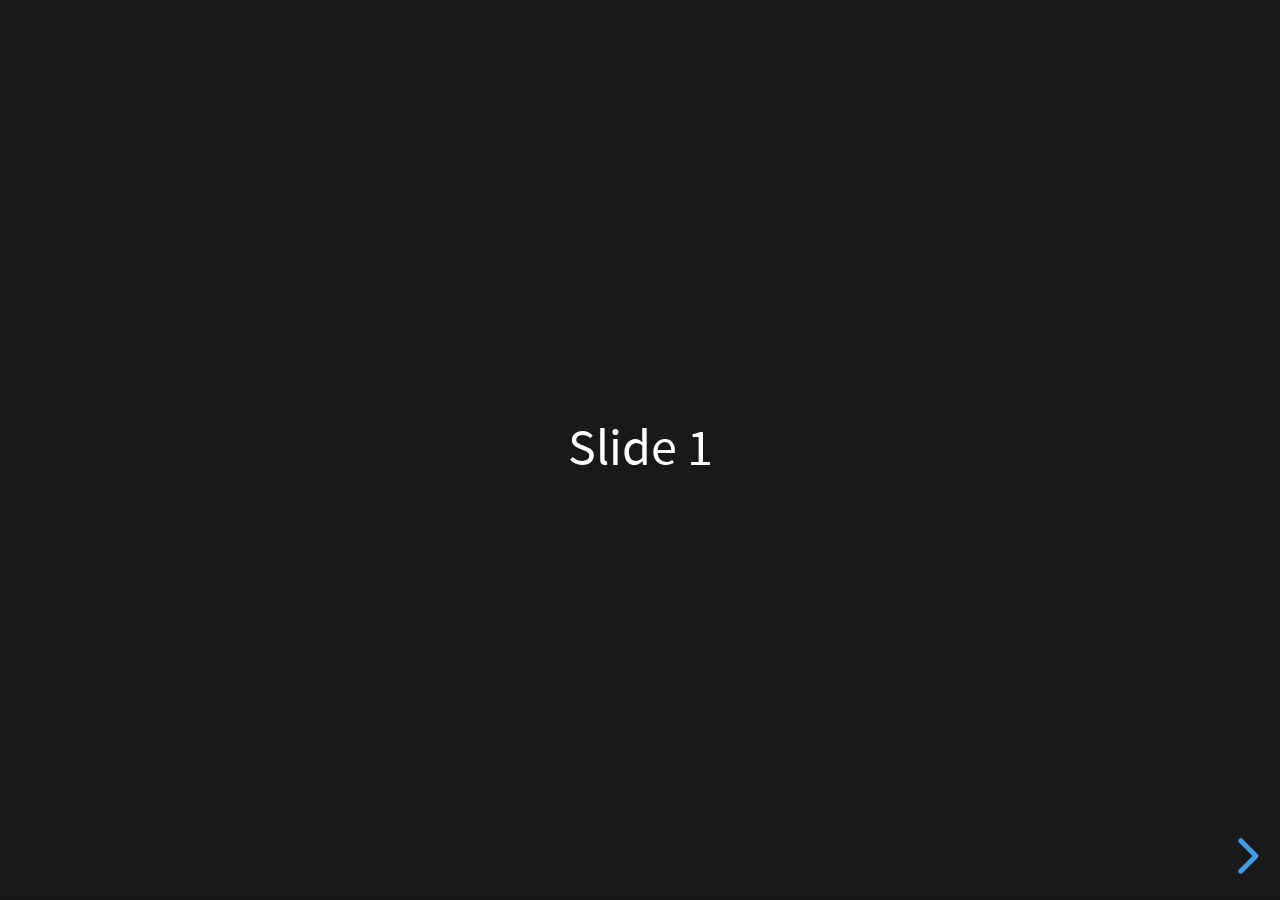
<file: index.html>
<!doctype html>
<html>
	<head>
		<meta charset="utf-8">
		<meta name="viewport" content="width=device-width, initial-scale=1.0, maximum-scale=1.0, user-scalable=no">

		<title>reveal.js</title>

		<link rel="stylesheet" href="dist/reset.css">
		<link rel="stylesheet" href="dist/reveal.css">
		<link rel="stylesheet" href="dist/theme/black.css" id="theme">

		<!-- Theme used for syntax highlighted code -->
		<link rel="stylesheet" href="plugin/highlight/monokai.css" id="highlight-theme">
	</head>
	<body>
		<div class="reveal">
			<div class="slides">
				<section>Slide 1</section>
				<section>Slide 2</section>
				<section>Slide 3</section>
			</div>
		</div>

		<script src="dist/reveal.js"></script>
		<script src="plugin/notes/notes.js"></script>
		<script src="plugin/markdown/markdown.js"></script>
		<script src="plugin/highlight/highlight.js"></script>
		<script>
			// More info about initialization & config:
			// - https://revealjs.com/initialization/
			// - https://revealjs.com/config/
			Reveal.initialize({
				hash: true,

				// Learn about plugins: https://revealjs.com/plugins/
				plugins: [ RevealMarkdown, RevealHighlight, RevealNotes ]
			});
		</script>
	</body>
</html>
</file>
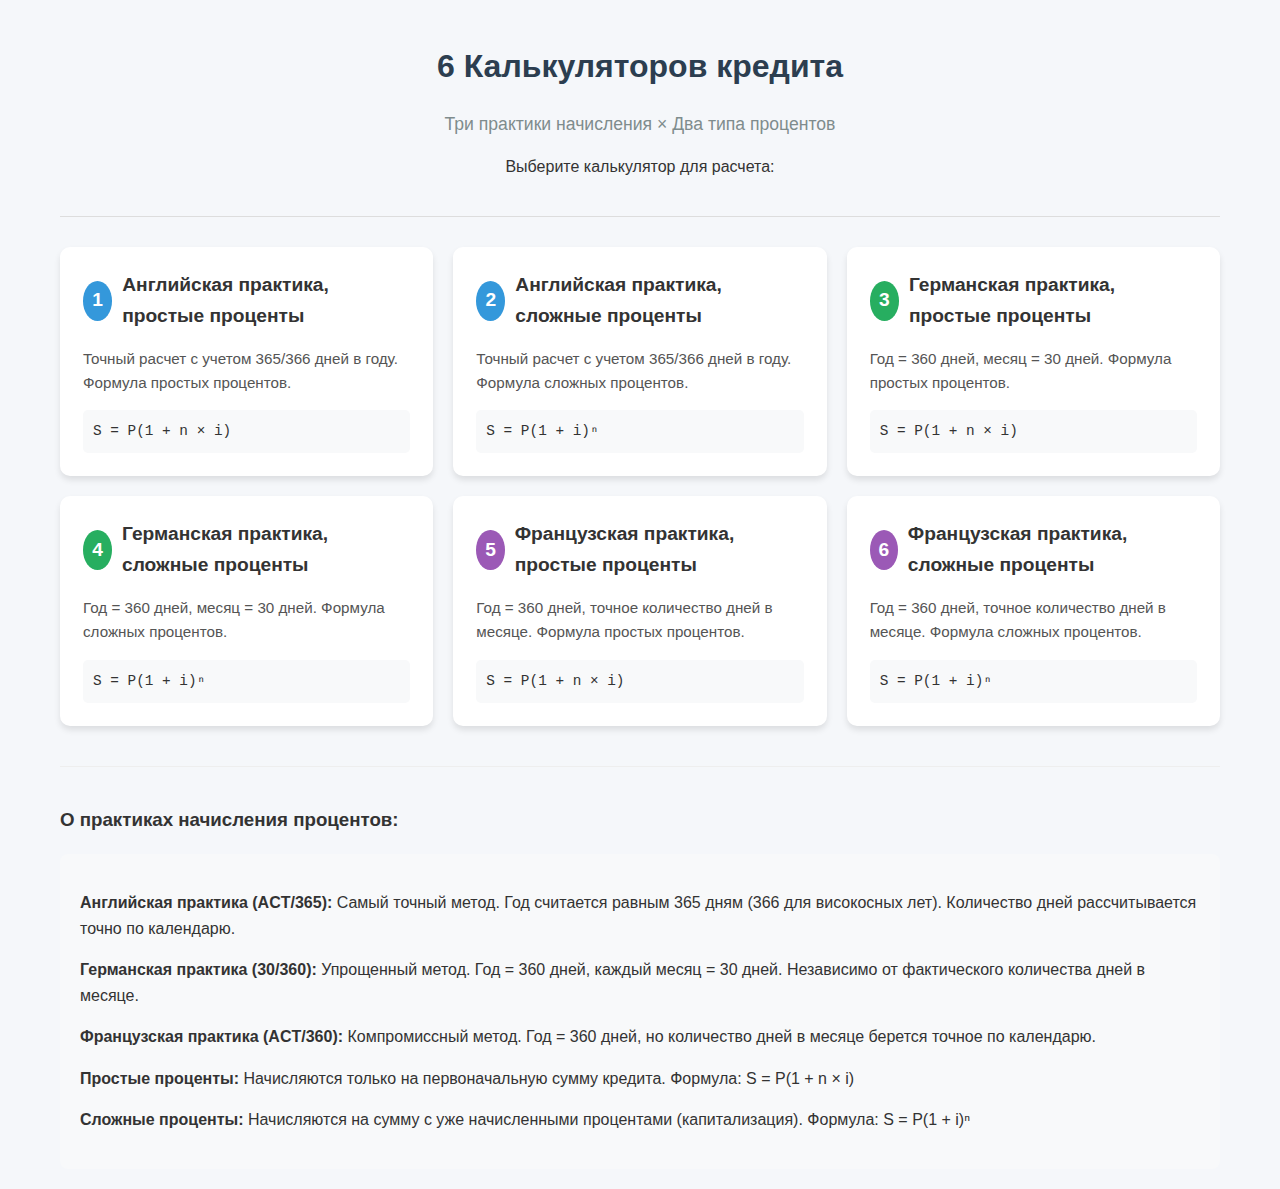
<file: cr2.html>
<!DOCTYPE html>
<html lang="ru">
<head>
    <meta charset="UTF-8">
    <meta name="viewport" content="width=device-width, initial-scale=1.0">
    <title>6 Калькуляторов кредита: 3 практики × 2 типа процентов</title>
    <style>
        * {
            box-sizing: border-box;
            font-family: 'Segoe UI', Arial, sans-serif;
        }
        
        body {
            max-width: 1200px;
            margin: 0 auto;
            padding: 20px;
            background-color: #f5f7fa;
            color: #333;
            line-height: 1.6;
        }
        
        .header {
            text-align: center;
            margin-bottom: 30px;
            padding-bottom: 20px;
            border-bottom: 1px solid #ddd;
        }
        
        h1 {
            color: #2c3e50;
            margin-bottom: 10px;
        }
        
        .subtitle {
            color: #7f8c8d;
            font-size: 1.1em;
            margin-bottom: 15px;
        }
        
        .program-selector {
            display: grid;
            grid-template-columns: repeat(auto-fit, minmax(300px, 1fr));
            gap: 20px;
            margin-bottom: 30px;
        }
        
        .program-card {
            background-color: white;
            border-radius: 10px;
            padding: 20px;
            box-shadow: 0 4px 6px rgba(0, 0, 0, 0.1);
            cursor: pointer;
            transition: all 0.3s;
            border: 3px solid transparent;
        }
        
        .program-card:hover {
            transform: translateY(-5px);
            box-shadow: 0 6px 12px rgba(0, 0, 0, 0.15);
        }
        
        .program-card.active {
            border-color: #3498db;
        }
        
        .program-title {
            font-size: 1.2em;
            font-weight: 700;
            margin-bottom: 10px;
            display: flex;
            align-items: center;
            gap: 10px;
        }
        
        .program-icon {
            width: 40px;
            height: 40px;
            border-radius: 50%;
            display: flex;
            align-items: center;
            justify-content: center;
            color: white;
            font-weight: bold;
        }
        
        .english { background-color: #3498db; }
        .german { background-color: #27ae60; }
        .french { background-color: #9b59b6; }
        
        .program-description {
            color: #555;
            font-size: 0.95em;
            margin-bottom: 15px;
        }
        
        .program-formula {
            background-color: #f8f9fa;
            padding: 10px;
            border-radius: 5px;
            font-family: 'Courier New', monospace;
            font-size: 0.9em;
            margin-top: 10px;
        }
        
        .calculator-container {
            background-color: white;
            border-radius: 10px;
            padding: 25px;
            box-shadow: 0 4px 6px rgba(0, 0, 0, 0.1);
            display: none;
        }
        
        .calculator-container.active {
            display: block;
        }
        
        .calculator-title {
            color: #2c3e50;
            margin-bottom: 20px;
            padding-bottom: 15px;
            border-bottom: 2px solid #eee;
        }
        
        .input-section {
            display: grid;
            grid-template-columns: repeat(auto-fit, minmax(250px, 1fr));
            gap: 20px;
            margin-bottom: 25px;
        }
        
        .input-group {
            display: flex;
            flex-direction: column;
        }
        
        label {
            margin-bottom: 8px;
            font-weight: 600;
            color: #2c3e50;
        }
        
        input, select {
            padding: 12px 15px;
            border: 1px solid #ddd;
            border-radius: 6px;
            font-size: 16px;
            transition: border-color 0.3s;
        }
        
        input:focus, select:focus {
            outline: none;
            border-color: #3498db;
            box-shadow: 0 0 0 2px rgba(52, 152, 219, 0.2);
        }
        
        .button-group {
            display: flex;
            gap: 15px;
            margin-top: 20px;
        }
        
        button {
            padding: 14px 28px;
            border: none;
            border-radius: 6px;
            font-size: 16px;
            font-weight: 600;
            cursor: pointer;
            transition: all 0.3s;
        }
        
        .calculate-btn {
            background-color: #3498db;
            color: white;
        }
        
        .calculate-btn:hover {
            background-color: #2980b9;
            transform: translateY(-2px);
        }
        
        .reset-btn {
            background-color: #ecf0f1;
            color: #333;
        }
        
        .reset-btn:hover {
            background-color: #d5dbdb;
            transform: translateY(-2px);
        }
        
        .back-btn {
            background-color: #95a5a6;
            color: white;
        }
        
        .back-btn:hover {
            background-color: #7f8c8d;
            transform: translateY(-2px);
        }
        
        .result-section {
            margin-top: 30px;
            padding: 25px;
            background-color: #f8f9fa;
            border-radius: 8px;
            display: none;
        }
        
        .result-section.active {
            display: block;
            animation: fadeIn 0.5s;
        }
        
        @keyframes fadeIn {
            from { opacity: 0; transform: translateY(10px); }
            to { opacity: 1; transform: translateY(0); }
        }
        
        .result-header {
            font-size: 1.3em;
            font-weight: 700;
            margin-bottom: 20px;
            color: #2c3e50;
            display: flex;
            align-items: center;
            gap: 10px;
        }
        
        .result-value {
            font-size: 2.2em;
            font-weight: 700;
            margin: 20px 0;
            color: #2c3e50;
            text-align: center;
        }
        
        .result-details {
            display: grid;
            grid-template-columns: repeat(auto-fit, minmax(200px, 1fr));
            gap: 15px;
            margin-top: 25px;
        }
        
        .detail-card {
            background-color: white;
            padding: 15px;
            border-radius: 6px;
            box-shadow: 0 2px 4px rgba(0, 0, 0, 0.05);
        }
        
        .detail-label {
            font-size: 0.9em;
            color: #7f8c8d;
            margin-bottom: 5px;
        }
        
        .detail-value {
            font-size: 1.2em;
            font-weight: 600;
            color: #2c3e50;
        }
        
        .formula-display {
            background-color: #2c3e50;
            color: white;
            padding: 15px;
            border-radius: 6px;
            margin-top: 20px;
            font-family: 'Courier New', monospace;
            text-align: center;
        }
        
        .error {
            color: #e74c3c;
            font-size: 0.9em;
            margin-top: 5px;
            display: none;
        }
        
        .practice-explanation {
            margin-top: 40px;
            padding-top: 20px;
            border-top: 1px solid #eee;
        }
        
        .explanation-content {
            background-color: #f8f9fa;
            padding: 20px;
            border-radius: 8px;
            margin-top: 15px;
        }
        
        @media (max-width: 768px) {
            .program-selector {
                grid-template-columns: 1fr;
            }
            
            .input-section {
                grid-template-columns: 1fr;
            }
            
            .button-group {
                flex-direction: column;
            }
            
            button {
                width: 100%;
            }
        }
    </style>
</head>
<body>
    <div class="header">
        <h1>6 Калькуляторов кредита</h1>
        <p class="subtitle">Три практики начисления × Два типа процентов</p>
        <p>Выберите калькулятор для расчета:</p>
    </div>
    
    <div class="program-selector">
        <!-- Программа 1: Английская практика, простые проценты -->
        <div class="program-card" data-program="1">
            <div class="program-title">
                <div class="program-icon english">1</div>
                <span>Английская практика, простые проценты</span>
            </div>
            <p class="program-description">
                Точный расчет с учетом 365/366 дней в году. Формула простых процентов.
            </p>
            <div class="program-formula">S = P(1 + n × i)</div>
        </div>
        
        <!-- Программа 2: Английская практика, сложные проценты -->
        <div class="program-card" data-program="2">
            <div class="program-title">
                <div class="program-icon english">2</div>
                <span>Английская практика, сложные проценты</span>
            </div>
            <p class="program-description">
                Точный расчет с учетом 365/366 дней в году. Формула сложных процентов.
            </p>
            <div class="program-formula">S = P(1 + i)ⁿ</div>
        </div>
        
        <!-- Программа 3: Германская практика, простые проценты -->
        <div class="program-card" data-program="3">
            <div class="program-title">
                <div class="program-icon german">3</div>
                <span>Германская практика, простые проценты</span>
            </div>
            <p class="program-description">
                Год = 360 дней, месяц = 30 дней. Формула простых процентов.
            </p>
            <div class="program-formula">S = P(1 + n × i)</div>
        </div>
        
        <!-- Программа 4: Германская практика, сложные проценты -->
        <div class="program-card" data-program="4">
            <div class="program-title">
                <div class="program-icon german">4</div>
                <span>Германская практика, сложные проценты</span>
            </div>
            <p class="program-description">
                Год = 360 дней, месяц = 30 дней. Формула сложных процентов.
            </p>
            <div class="program-formula">S = P(1 + i)ⁿ</div>
        </div>
        
        <!-- Программа 5: Французская практика, простые проценты -->
        <div class="program-card" data-program="5">
            <div class="program-title">
                <div class="program-icon french">5</div>
                <span>Французская практика, простые проценты</span>
            </div>
            <p class="program-description">
                Год = 360 дней, точное количество дней в месяце. Формула простых процентов.
            </p>
            <div class="program-formula">S = P(1 + n × i)</div>
        </div>
        
        <!-- Программа 6: Французская практика, сложные проценты -->
        <div class="program-card" data-program="6">
            <div class="program-title">
                <div class="program-icon french">6</div>
                <span>Французская практика, сложные проценты</span>
            </div>
            <p class="program-description">
                Год = 360 дней, точное количество дней в месяце. Формула сложных процентов.
            </p>
            <div class="program-formula">S = P(1 + i)ⁿ</div>
        </div>
    </div>
    
    <!-- Контейнеры для 6 отдельных программ -->
    <div id="program-container">
        <!-- Программа 1 будет вставлена здесь -->
    </div>
    
    <div class="practice-explanation">
        <h3>О практиках начисления процентов:</h3>
        <div class="explanation-content">
            <p><strong>Английская практика (ACT/365):</strong> Самый точный метод. Год считается равным 365 дням (366 для високосных лет). Количество дней рассчитывается точно по календарю.</p>
            <p><strong>Германская практика (30/360):</strong> Упрощенный метод. Год = 360 дней, каждый месяц = 30 дней. Независимо от фактического количества дней в месяце.</p>
            <p><strong>Французская практика (ACT/360):</strong> Компромиссный метод. Год = 360 дней, но количество дней в месяце берется точное по календарю.</p>
            <p><strong>Простые проценты:</strong> Начисляются только на первоначальную сумму кредита. Формула: S = P(1 + n × i)</p>
            <p><strong>Сложные проценты:</strong> Начисляются на сумму с уже начисленными процентами (капитализация). Формула: S = P(1 + i)ⁿ</p>
        </div>
    </div>

    <script>
        // Данные о программах
        const programs = {
            1: {
                title: "Английская практика, простые проценты",
                practice: "english",
                interestType: "simple",
                formula: "S = P(1 + n × i)",
                description: "Точный расчет дней (365/366) с простыми процентами",
                iconClass: "english"
            },
            2: {
                title: "Английская практика, сложные проценты",
                practice: "english",
                interestType: "compound",
                formula: "S = P(1 + i)ⁿ",
                description: "Точный расчет дней (365/366) со сложными процентами",
                iconClass: "english"
            },
            3: {
                title: "Германская практика, простые проценты",
                practice: "german",
                interestType: "simple",
                formula: "S = P(1 + n × i)",
                description: "Год=360дней, месяц=30дней, простые проценты",
                iconClass: "german"
            },
            4: {
                title: "Германская практика, сложные проценты",
                practice: "german",
                interestType: "compound",
                formula: "S = P(1 + i)ⁿ",
                description: "Год=360дней, месяц=30дней, сложные проценты",
                iconClass: "german"
            },
            5: {
                title: "Французская практика, простые проценты",
                practice: "french",
                interestType: "simple",
                formula: "S = P(1 + n × i)",
                description: "Год=360дней, точные дни в месяце, простые проценты",
                iconClass: "french"
            },
            6: {
                title: "Французская практика, сложные проценты",
                practice: "french",
                interestType: "compound",
                formula: "S = P(1 + i)ⁿ",
                description: "Год=360дней, точные дни в месяце, сложные проценты",
                iconClass: "french"
            }
        };

        // Текущая выбранная программа
        let currentProgram = null;

        // Функция для проверки високосного года
        function isLeapYear(year) {
            return (year % 4 === 0 && year % 100 !== 0) || (year % 400 === 0);
        }

        // Функция расчета дней по разным практикам
        function calculateDays(startDate, endDate, practice) {
            const start = new Date(startDate);
            const end = new Date(endDate);
            
            if (end <= start) return 0;
            
            if (practice === 'english') {
                // Английская практика: точные дни / 365 (366 для високосного)
                const timeDiff = end.getTime() - start.getTime();
                const daysDiff = Math.ceil(timeDiff / (1000 * 3600 * 24));
                
                // Усреднение по годам в периоде
                let totalYears = 0;
                for (let year = start.getFullYear(); year <= end.getFullYear(); year++) {
                    totalYears += isLeapYear(year) ? 366 : 365;
                }
                
                const avgDaysInYear = totalYears / (end.getFullYear() - start.getFullYear() + 1);
                return daysDiff / avgDaysInYear;
                
            } else if (practice === 'german') {
                // Германская практика: год = 360 дней, месяц = 30 дней
                const years = end.getFullYear() - start.getFullYear();
                const months = end.getMonth() - start.getMonth();
                const days = end.getDate() - start.getDate();
                
                const totalDays = years * 360 + months * 30 + days;
                return totalDays / 360;
                
            } else if (practice === 'french') {
                // Французская практика: год = 360 дней, точные дни
                const timeDiff = end.getTime() - start.getTime();
                const daysDiff = Math.ceil(timeDiff / (1000 * 3600 * 24));
                return daysDiff / 360;
            }
            
            return 0;
        }

        // Функция для создания HTML калькулятора для выбранной программы
        function createCalculator(programId) {
            const program = programs[programId];
            
            return `
                <div class="calculator-container active" id="calc-${programId}">
                    <h2 class="calculator-title">
                        <div class="program-icon ${program.iconClass}" style="display: inline-flex; width: 50px; height: 50px; font-size: 1.2em;">${programId}</div>
                        ${program.title}
                    </h2>
                    
                    <div class="input-section">
                        <div class="input-group">
                            <label for="principal-${programId}">Сумма кредита (P), руб.</label>
                            <input type="number" id="principal-${programId}" min="1000" max="100000000" step="1000" value="100000">
                            <div class="error" id="principalError-${programId}"></div>
                        </div>
                        
                        <div class="input-group">
                            <label for="rate-${programId}">Годовая процентная ставка (i), %</label>
                            <input type="number" id="rate-${programId}" min="1" max="100" step="0.1" value="10">
                            <div class="error" id="rateError-${programId}"></div>
                        </div>
                        
                        <div class="input-group">
                            <label for="startDate-${programId}">Дата начала кредита</label>
                            <input type="date" id="startDate-${programId}">
                            <div class="error" id="startDateError-${programId}"></div>
                        </div>
                        
                        <div class="input-group">
                            <label for="endDate-${programId}">Дата окончания кредита</label>
                            <input type="date" id="endDate-${programId}">
                            <div class="error" id="endDateError-${programId}"></div>
                        </div>
                    </div>
                    
                    <div class="button-group">
                        <button class="calculate-btn" onclick="calculateProgram(${programId})">Рассчитать</button>
                        <button class="reset-btn" onclick="resetProgram(${programId})">Сбросить</button>
                        <button class="back-btn" onclick="showProgramSelector()">Назад к выбору</button>
                    </div>
                    
                    <div class="result-section" id="result-${programId}">
                        <div class="result-header">
                            <div class="program-icon ${program.iconClass}" style="width: 40px; height: 40px;">${programId}</div>
                            Результат расчета
                        </div>
                        
                        <div class="result-value" id="resultValue-${programId}"></div>
                        
                        <div class="formula-display">
                            ${program.formula}
                        </div>
                        
                        <div class="result-details" id="resultDetails-${programId}">
                            <!-- Детали расчета будут добавлены здесь -->
                        </div>
                    </div>
                </div>
            `;
        }

        // Функция для отображения выбранной программы
        function showProgram(programId) {
            currentProgram = programId;
            
            // Обновляем активную карточку
            document.querySelectorAll('.program-card').forEach(card => {
                card.classList.remove('active');
            });
            document.querySelector(`.program-card[data-program="${programId}"]`).classList.add('active');
            
            // Скрываем программу выбора
            document.querySelector('.program-selector').style.display = 'none';
            
            // Создаем и показываем калькулятор
            document.getElementById('program-container').innerHTML = createCalculator(programId);
            
            // Устанавливаем даты по умолчанию для этого калькулятора
            const today = new Date();
            const startDate = new Date(today);
            startDate.setFullYear(today.getFullYear() - 1);
            
            const endDate = new Date(today);
            endDate.setFullYear(today.getFullYear() + 1);
            
            document.getElementById(`startDate-${programId}`).valueAsDate = startDate;
            document.getElementById(`endDate-${programId}`).valueAsDate = endDate;
        }

        // Функция для возврата к выбору программы
        function showProgramSelector() {
            currentProgram = null;
            document.querySelector('.program-selector').style.display = 'grid';
            document.getElementById('program-container').innerHTML = '';
            
            // Снимаем выделение со всех карточек
            document.querySelectorAll('.program-card').forEach(card => {
                card.classList.remove('active');
            });
        }

        // Функция валидации для программы
        function validateProgram(programId) {
            let isValid = true;
            
            const principal = parseFloat(document.getElementById(`principal-${programId}`).value);
            const rate = parseFloat(document.getElementById(`rate-${programId}`).value);
            const startDate = document.getElementById(`startDate-${programId}`).value;
            const endDate = document.getElementById(`endDate-${programId}`).value;
            
            // Валидация суммы кредита
            const principalError = document.getElementById(`principalError-${programId}`);
            if (isNaN(principal) || principal <= 0) {
                principalError.textContent = 'Введите положительное число';
                principalError.style.display = 'block';
                isValid = false;
            } else {
                principalError.style.display = 'none';
            }
            
            // Валидация процентной ставки
            const rateError = document.getElementById(`rateError-${programId}`);
            if (isNaN(rate) || rate <= 0 || rate > 100) {
                rateError.textContent = 'Введите процент от 0.1 до 100';
                rateError.style.display = 'block';
                isValid = false;
            } else {
                rateError.style.display = 'none';
            }
            
            // Валидация дат
            const startDateError = document.getElementById(`startDateError-${programId}`);
            const endDateError = document.getElementById(`endDateError-${programId}`);
            
            if (!startDate) {
                startDateError.textContent = 'Выберите дату начала';
                startDateError.style.display = 'block';
                isValid = false;
            } else {
                startDateError.style.display = 'none';
            }
            
            if (!endDate) {
                endDateError.textContent = 'Выберите дату окончания';
                endDateError.style.display = 'block';
                isValid = false;
            } else {
                endDateError.style.display = 'none';
            }
            
            // Проверка корректности периода
            if (startDate && endDate) {
                const start = new Date(startDate);
                const end = new Date(endDate);
                
                if (end <= start) {
                    endDateError.textContent = 'Дата окончания должна быть позже даты начала';
                    endDateError.style.display = 'block';
                    isValid = false;
                } else {
                    const timeDiff = end.getTime() - start.getTime();
                    const daysDiff = Math.ceil(timeDiff / (1000 * 3600 * 24));
                    
                    if (daysDiff < 30) {
                        endDateError.textContent = 'Минимальный срок кредита - 30 дней';
                        endDateError.style.display = 'block';
                        isValid = false;
                    } else if (daysDiff > 3650) {
                        endDateError.textContent = 'Максимальный срок кредита - 10 лет';
                        endDateError.style.display = 'block';
                        isValid = false;
                    } else {
                        endDateError.style.display = 'none';
                    }
                }
            }
            
            return isValid;
        }

        // Функция расчета для конкретной программы
        function calculateProgram(programId) {
            if (!validateProgram(programId)) {
                return;
            }
            
            const program = programs[programId];
            const principal = parseFloat(document.getElementById(`principal-${programId}`).value);
            const rate = parseFloat(document.getElementById(`rate-${programId}`).value);
            const startDate = document.getElementById(`startDate-${programId}`).value;
            const endDate = document.getElementById(`endDate-${programId}`).value;
            
            // Рассчитываем срок в годах по выбранной практике
            const years = calculateDays(startDate, endDate, program.practice);
            
            // Рассчитываем результат в зависимости от типа процентов
            let result;
            if (program.interestType === 'simple') {
                // Простые проценты: S = P(1 + n*i)
                result = principal * (1 + years * rate / 100);
            } else {
                // Сложные проценты: S = P(1 + i)^n
                result = principal * Math.pow(1 + rate / 100, years);
            }
            
            // Форматируем результат
            const formattedResult = result.toLocaleString('ru-RU', {
                style: 'currency',
                currency: 'RUB',
                minimumFractionDigits: 2,
                maximumFractionDigits: 2
            });
            
            const formattedPrincipal = principal.toLocaleString('ru-RU', {
                style: 'currency',
                currency: 'RUB',
                minimumFractionDigits: 2,
                maximumFractionDigits: 2
            });
            
            const overpayment = result - principal;
            const formattedOverpayment = overpayment.toLocaleString('ru-RU', {
                style: 'currency',
                currency: 'RUB',
                minimumFractionDigits: 2,
                maximumFractionDigits: 2
            });
            
            // Форматируем даты
            const formattedStartDate = new Date(startDate).toLocaleDateString('ru-RU');
            const formattedEndDate = new Date(endDate).toLocaleDateString('ru-RU');
            
            // Определяем название практики для отображения
            let practiceName;
            if (program.practice === 'english') practiceName = 'Английская';
            else if (program.practice === 'german') practiceName = 'Германская';
            else practiceName = 'Французская';
            
            // Определяем тип процентов для отображения
            const interestName = program.interestType === 'simple' ? 'Простые проценты' : 'Сложные проценты';
            
            // Обновляем отображение результата
            document.getElementById(`resultValue-${programId}`).textContent = formattedResult;
            
            // Создаем детали расчета
            const detailsHTML = `
                <div class="detail-card">
                    <div class="detail-label">Практика начисления</div>
                    <div class="detail-value">${practiceName}</div>
                </div>
                <div class="detail-card">
                    <div class="detail-label">Тип процентов</div>
                    <div class="detail-value">${interestName}</div>
                </div>
                <div class="detail-card">
                    <div class="detail-label">Срок в годах (n)</div>
                    <div class="detail-value">${years.toFixed(4)}</div>
                </div>
                <div class="detail-card">
                    <div class="detail-label">Начальная сумма</div>
                    <div class="detail-value">${formattedPrincipal}</div>
                </div>
                <div class="detail-card">
                    <div class="detail-label">Процентная ставка</div>
                    <div class="detail-value">${rate.toFixed(2)}%</div>
                </div>
                <div class="detail-card">
                    <div class="detail-label">Переплата</div>
                    <div class="detail-value">${formattedOverpayment}</div>
                </div>
                <div class="detail-card">
                    <div class="detail-label">Дата начала</div>
                    <div class="detail-value">${formattedStartDate}</div>
                </div>
                <div class="detail-card">
                    <div class="detail-label">Дата окончания</div>
                    <div class="detail-value">${formattedEndDate}</div>
                </div>
            `;
            
            document.getElementById(`resultDetails-${programId}`).innerHTML = detailsHTML;
            
            // Показываем секцию с результатами
            document.getElementById(`result-${programId}`).classList.add('active');
        }

        // Функция сброса для программы
        function resetProgram(programId) {
            document.getElementById(`principal-${programId}`).value = 100000;
            document.getElementById(`rate-${programId}`).value = 10;
            
            const today = new Date();
            const startDate = new Date(today);
            startDate.setFullYear(today.getFullYear() - 1);
            
            const endDate = new Date(today);
            endDate.setFullYear(today.getFullYear() + 1);
            
            document.getElementById(`startDate-${programId}`).valueAsDate = startDate;
            document.getElementById(`endDate-${programId}`).valueAsDate = endDate;
            
            document.getElementById(`result-${programId}`).classList.remove('active');
            
            // Скрываем ошибки
            document.querySelectorAll(`#calc-${programId} .error`).forEach(error => {
                error.style.display = 'none';
            });
        }

        // Инициализация при загрузке страницы
        document.addEventListener('DOMContentLoaded', function() {
            // Добавляем обработчики для карточек выбора программ
            document.querySelectorAll('.program-card').forEach(card => {
                card.addEventListener('click', function() {
                    const programId = parseInt(this.getAttribute('data-program'));
                    showProgram(programId);
                });
            });
            
            // Устанавливаем сегодняшнюю дату в поле окончания по умолчанию для всех форм
            // (будет переопределено при выборе конкретной программы)
            const today = new Date();
            const endDate = new Date(today);
            endDate.setFullYear(today.getFullYear() + 1);
        });
    </script>
</body>
</html>
</file>
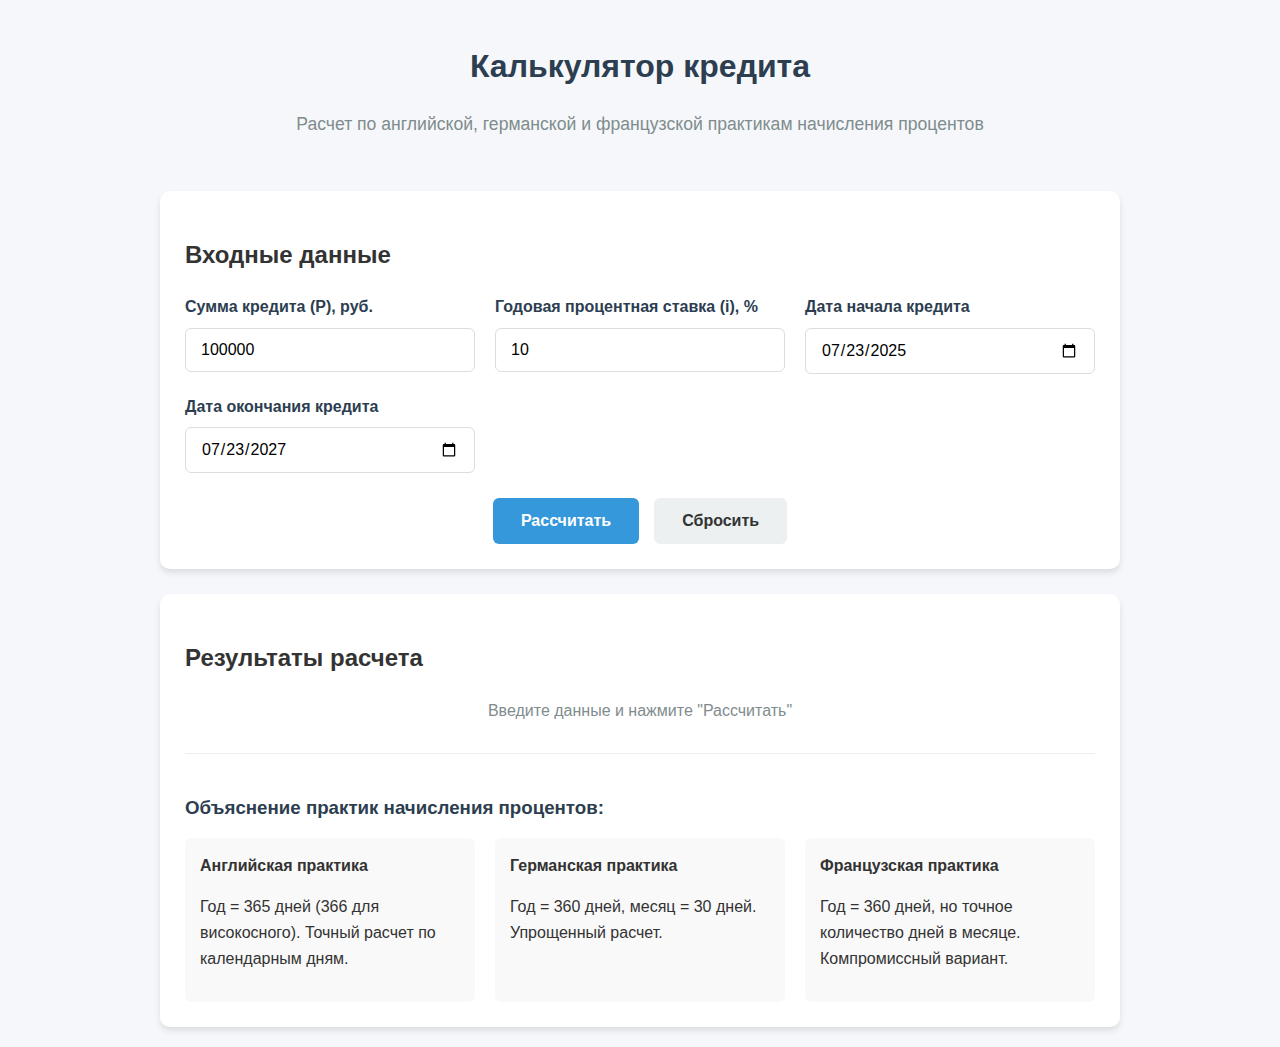
<file: credit.html>
<!DOCTYPE html>
<html lang="ru">
<head>
    <meta charset="UTF-8">
    <meta name="viewport" content="width=device-width, initial-scale=1.0">
    <title>Калькулятор кредита по разным практикам</title>
    <style>
        * {
            box-sizing: border-box;
            font-family: 'Segoe UI', Arial, sans-serif;
        }
        
        body {
            max-width: 1000px;
            margin: 0 auto;
            padding: 20px;
            background-color: #f5f7fa;
            color: #333;
            line-height: 1.6;
        }
        
        .container {
            display: flex;
            flex-direction: column;
            gap: 25px;
        }
        
        .header {
            text-align: center;
            margin-bottom: 10px;
        }
        
        h1 {
            color: #2c3e50;
            margin-bottom: 5px;
        }
        
        .description {
            color: #7f8c8d;
            font-size: 1.1em;
        }
        
        .input-section, .results-section {
            background-color: white;
            border-radius: 10px;
            padding: 25px;
            box-shadow: 0 4px 6px rgba(0, 0, 0, 0.1);
        }
        
        .input-grid {
            display: grid;
            grid-template-columns: repeat(auto-fit, minmax(250px, 1fr));
            gap: 20px;
            margin-bottom: 25px;
        }
        
        .input-group {
            display: flex;
            flex-direction: column;
        }
        
        label {
            margin-bottom: 8px;
            font-weight: 600;
            color: #2c3e50;
        }
        
        input, select {
            padding: 12px 15px;
            border: 1px solid #ddd;
            border-radius: 6px;
            font-size: 16px;
            transition: border-color 0.3s;
        }
        
        input:focus, select:focus {
            outline: none;
            border-color: #3498db;
            box-shadow: 0 0 0 2px rgba(52, 152, 219, 0.2);
        }
        
        .button-group {
            display: flex;
            justify-content: center;
            gap: 15px;
            margin-top: 20px;
        }
        
        button {
            padding: 14px 28px;
            border: none;
            border-radius: 6px;
            font-size: 16px;
            font-weight: 600;
            cursor: pointer;
            transition: all 0.3s;
        }
        
        #calculateBtn {
            background-color: #3498db;
            color: white;
        }
        
        #calculateBtn:hover {
            background-color: #2980b9;
            transform: translateY(-2px);
        }
        
        #resetBtn {
            background-color: #ecf0f1;
            color: #333;
        }
        
        #resetBtn:hover {
            background-color: #d5dbdb;
            transform: translateY(-2px);
        }
        
        .results-grid {
            display: grid;
            grid-template-columns: repeat(auto-fit, minmax(300px, 1fr));
            gap: 20px;
        }
        
        .result-card {
            border-radius: 8px;
            padding: 20px;
            box-shadow: 0 3px 5px rgba(0, 0, 0, 0.08);
            transition: transform 0.3s;
        }
        
        .result-card:hover {
            transform: translateY(-5px);
        }
        
        .english { background-color: #e8f4fc; border-left: 4px solid #3498db; }
        .german { background-color: #f0f8e8; border-left: 4px solid #27ae60; }
        .french { background-color: #f9e8fc; border-left: 4px solid #9b59b6; }
        
        .result-title {
            font-size: 1.2em;
            font-weight: 600;
            margin-bottom: 15px;
            display: flex;
            align-items: center;
            gap: 8px;
        }
        
        .result-value {
            font-size: 1.8em;
            font-weight: 700;
            margin: 10px 0;
            color: #2c3e50;
        }
        
        .result-details {
            margin-top: 15px;
            font-size: 0.95em;
            color: #555;
        }
        
        .result-details div {
            margin-bottom: 5px;
            display: flex;
            justify-content: space-between;
        }
        
        .highlight {
            background-color: #fffacd;
            padding: 15px;
            border-radius: 8px;
            margin-top: 25px;
            border-left: 4px solid #f1c40f;
        }
        
        .highlight-title {
            font-weight: 700;
            margin-bottom: 8px;
            color: #d35400;
        }
        
        .practice-explanation {
            margin-top: 30px;
            padding-top: 20px;
            border-top: 1px solid #eee;
        }
        
        .practice-explanation h3 {
            color: #2c3e50;
            margin-bottom: 15px;
        }
        
        .practice-list {
            display: flex;
            flex-wrap: wrap;
            gap: 20px;
        }
        
        .practice-item {
            flex: 1;
            min-width: 200px;
            padding: 15px;
            background-color: #f9f9f9;
            border-radius: 6px;
        }
        
        @media (max-width: 768px) {
            .input-grid {
                grid-template-columns: 1fr;
            }
            
            .results-grid {
                grid-template-columns: 1fr;
            }
            
            .button-group {
                flex-direction: column;
            }
            
            button {
                width: 100%;
            }
        }
        
        .error {
            color: #e74c3c;
            font-size: 0.9em;
            margin-top: 5px;
            display: none;
        }
    </style>
</head>
<body>
    <div class="container">
        <div class="header">
            <h1>Калькулятор кредита</h1>
            <p class="description">Расчет по английской, германской и французской практикам начисления процентов</p>
        </div>
        
        <div class="input-section">
            <h2>Входные данные</h2>
            <div class="input-grid">
                <div class="input-group">
                    <label for="principal">Сумма кредита (P), руб.</label>
                    <input type="number" id="principal" min="1000" max="100000000" step="1000" value="100000">
                    <div class="error" id="principalError"></div>
                </div>
                
                <div class="input-group">
                    <label for="rate">Годовая процентная ставка (i), %</label>
                    <input type="number" id="rate" min="1" max="100" step="0.1" value="10">
                    <div class="error" id="rateError"></div>
                </div>
                
                <div class="input-group">
                    <label for="startDate">Дата начала кредита</label>
                    <input type="date" id="startDate">
                    <div class="error" id="startDateError"></div>
                </div>
                
                <div class="input-group">
                    <label for="endDate">Дата окончания кредита</label>
                    <input type="date" id="endDate">
                    <div class="error" id="endDateError"></div>
                </div>
            </div>
            
            <div class="button-group">
                <button id="calculateBtn">Рассчитать</button>
                <button id="resetBtn">Сбросить</button>
            </div>
        </div>
        
        <div class="results-section">
            <h2>Результаты расчета</h2>
            <div id="resultsContainer">
                <p style="text-align: center; color: #7f8c8d;">Введите данные и нажмите "Рассчитать"</p>
            </div>
            
            <div class="highlight" id="bestOption" style="display: none;">
                <div class="highlight-title">Наиболее выгодный вариант:</div>
                <div id="bestOptionText"></div>
            </div>
            
            <div class="practice-explanation">
                <h3>Объяснение практик начисления процентов:</h3>
                <div class="practice-list">
                    <div class="practice-item">
                        <strong>Английская практика</strong>
                        <p>Год = 365 дней (366 для високосного). Точный расчет по календарным дням.</p>
                    </div>
                    <div class="practice-item">
                        <strong>Германская практика</strong>
                        <p>Год = 360 дней, месяц = 30 дней. Упрощенный расчет.</p>
                    </div>
                    <div class="practice-item">
                        <strong>Французская практика</strong>
                        <p>Год = 360 дней, но точное количество дней в месяце. Компромиссный вариант.</p>
                    </div>
                </div>
            </div>
        </div>
    </div>

    <script>
        // Установка дат по умолчанию
        document.addEventListener('DOMContentLoaded', function() {
            const today = new Date();
            const startDate = new Date(today);
            startDate.setFullYear(today.getFullYear() - 1); // год назад
            
            const endDate = new Date(today);
            endDate.setFullYear(today.getFullYear() + 1); // через год
            
            document.getElementById('startDate').valueAsDate = startDate;
            document.getElementById('endDate').valueAsDate = endDate;
        });
        
        // Функция для проверки високосного года
        function isLeapYear(year) {
            return (year % 4 === 0 && year % 100 !== 0) || (year % 400 === 0);
        }
        
        // Функция для расчета дней между датами по разным практикам
        function calculateDays(startDate, endDate, practice) {
            const start = new Date(startDate);
            const end = new Date(endDate);
            
            // Для всех практик: если дата окончания раньше даты начала, возвращаем 0
            if (end < start) return 0;
            
            if (practice === 'english') {
                // Английская практика: точное количество дней / 365 (366 для високосного)
                const timeDiff = end.getTime() - start.getTime();
                const daysDiff = Math.ceil(timeDiff / (1000 * 3600 * 24));
                
                // Определяем, попадает ли период на високосный год
                let totalYears = 0;
                for (let year = start.getFullYear(); year <= end.getFullYear(); year++) {
                    if (isLeapYear(year)) {
                        totalYears += 366;
                    } else {
                        totalYears += 365;
                    }
                }
                
                // Усредненное количество дней в году за период
                const avgDaysInYear = totalYears / (end.getFullYear() - start.getFullYear() + 1);
                return daysDiff / avgDaysInYear;
                
            } else if (practice === 'german') {
                // Германская практика: год = 360 дней, месяц = 30 дней
                const years = end.getFullYear() - start.getFullYear();
                const months = end.getMonth() - start.getMonth();
                const days = end.getDate() - start.getDate();
                
                const totalDays = years * 360 + months * 30 + days;
                return totalDays / 360;
                
            } else if (practice === 'french') {
                // Французская практика: год = 360 дней, но точное количество дней в месяце
                const timeDiff = end.getTime() - start.getTime();
                const daysDiff = Math.ceil(timeDiff / (1000 * 3600 * 24));
                return daysDiff / 360;
            }
            
            return 0;
        }
        
        // Функция для расчета простых процентов: S = P(1 + n*i)
        function calculateSimpleInterest(principal, rate, years) {
            return principal * (1 + years * rate / 100);
        }
        
        // Функция для расчета сложных процентов: S = P(1 + i)^n
        function calculateCompoundInterest(principal, rate, years) {
            return principal * Math.pow(1 + rate / 100, years);
        }
        
        // Функция для форматирования чисел в денежный формат
        function formatCurrency(amount) {
            return amount.toLocaleString('ru-RU', {
                style: 'currency',
                currency: 'RUB',
                minimumFractionDigits: 2,
                maximumFractionDigits: 2
            });
        }
        
        // Функция для форматирования даты
        function formatDate(dateString) {
            const date = new Date(dateString);
            return date.toLocaleDateString('ru-RU');
        }
        
        // Функция для валидации ввода
        function validateInputs() {
            let isValid = true;
            
            const principal = parseFloat(document.getElementById('principal').value);
            const rate = parseFloat(document.getElementById('rate').value);
            const startDate = document.getElementById('startDate').value;
            const endDate = document.getElementById('endDate').value;
            
            // Валидация суммы кредита
            const principalError = document.getElementById('principalError');
            if (isNaN(principal) || principal <= 0) {
                principalError.textContent = 'Введите положительное число';
                principalError.style.display = 'block';
                isValid = false;
            } else if (principal > 100000000) {
                principalError.textContent = 'Сумма не должна превышать 100 000 000 руб.';
                principalError.style.display = 'block';
                isValid = false;
            } else {
                principalError.style.display = 'none';
            }
            
            // Валидация процентной ставки
            const rateError = document.getElementById('rateError');
            if (isNaN(rate) || rate <= 0 || rate > 100) {
                rateError.textContent = 'Введите процент от 0.1 до 100';
                rateError.style.display = 'block';
                isValid = false;
            } else {
                rateError.style.display = 'none';
            }
            
            // Валидация дат
            const startDateError = document.getElementById('startDateError');
            const endDateError = document.getElementById('endDateError');
            
            if (!startDate) {
                startDateError.textContent = 'Выберите дату начала';
                startDateError.style.display = 'block';
                isValid = false;
            } else {
                startDateError.style.display = 'none';
            }
            
            if (!endDate) {
                endDateError.textContent = 'Выберите дату окончания';
                endDateError.style.display = 'block';
                isValid = false;
            } else {
                endDateError.style.display = 'none';
            }
            
            // Проверка, что дата окончания позже даты начала
            if (startDate && endDate) {
                const start = new Date(startDate);
                const end = new Date(endDate);
                
                if (end <= start) {
                    endDateError.textContent = 'Дата окончания должна быть позже даты начала';
                    endDateError.style.display = 'block';
                    isValid = false;
                } else {
                    // Проверка минимального срока (30 дней)
                    const timeDiff = end.getTime() - start.getTime();
                    const daysDiff = Math.ceil(timeDiff / (1000 * 3600 * 24));
                    
                    if (daysDiff < 30) {
                        endDateError.textContent = 'Минимальный срок кредита - 30 дней';
                        endDateError.style.display = 'block';
                        isValid = false;
                    } else if (daysDiff > 3650) { // 10 лет = 3650 дней
                        endDateError.textContent = 'Максимальный срок кредита - 10 лет';
                        endDateError.style.display = 'block';
                        isValid = false;
                    } else {
                        endDateError.style.display = 'none';
                    }
                }
            }
            
            return isValid;
        }
        
        // Основная функция расчета
        function calculateAll() {
            if (!validateInputs()) {
                return;
            }
            
            // Получаем входные данные
            const principal = parseFloat(document.getElementById('principal').value);
            const rate = parseFloat(document.getElementById('rate').value);
            const startDate = document.getElementById('startDate').value;
            const endDate = document.getElementById('endDate').value;
            
            // Определяем практики
            const practices = [
                { id: 'english', name: 'Английская', className: 'english' },
                { id: 'german', name: 'Германская', className: 'german' },
                { id: 'french', name: 'Французская', className: 'french' }
            ];
            
            // Массив для хранения всех результатов
            const allResults = [];
            
            // Генерируем HTML для результатов
            let resultsHTML = '<div class="results-grid">';
            
            practices.forEach(practice => {
                // Рассчитываем срок в годах по данной практике
                const years = calculateDays(startDate, endDate, practice.id);
                
                // Рассчитываем простые и сложные проценты
                const simpleResult = calculateSimpleInterest(principal, rate, years);
                const compoundResult = calculateCompoundInterest(principal, rate, years);
                
                // Сохраняем результаты для поиска лучшего варианта
                allResults.push({
                    practice: practice.name,
                    type: 'Простые проценты',
                    result: simpleResult,
                    className: practice.className
                });
                
                allResults.push({
                    practice: practice.name,
                    type: 'Сложные проценты',
                    result: compoundResult,
                    className: practice.className
                });
                
                // Генерируем карточку с результатами
                resultsHTML += `
                    <div class="result-card ${practice.className}">
                        <div class="result-title">
                            <span>${practice.name} практика</span>
                        </div>
                        
                        <div class="result-details">
                            <div><span>Срок (в годах по практике):</span> <strong>${years.toFixed(4)}</strong></div>
                            <div><span>Начальная сумма:</span> <strong>${formatCurrency(principal)}</strong></div>
                            <div><span>Процентная ставка:</span> <strong>${rate.toFixed(2)}%</strong></div>
                        </div>
                        
                        <div style="margin-top: 20px;">
                            <div style="font-weight: 600; margin-bottom: 5px;">Простые проценты:</div>
                            <div class="result-value">${formatCurrency(simpleResult)}</div>
                            <div class="result-details">
                                <div><span>Переплата:</span> <strong>${formatCurrency(simpleResult - principal)}</strong></div>
                                <div><span>Формула:</span> S = P(1 + n*i)</div>
                            </div>
                        </div>
                        
                        <div style="margin-top: 20px;">
                            <div style="font-weight: 600; margin-bottom: 5px;">Сложные проценты:</div>
                            <div class="result-value">${formatCurrency(compoundResult)}</div>
                            <div class="result-details">
                                <div><span>Переплата:</span> <strong>${formatCurrency(compoundResult - principal)}</strong></div>
                                <div><span>Формула:</span> S = P(1 + i)^n</div>
                            </div>
                        </div>
                    </div>
                `;
            });
            
            resultsHTML += '</div>';
            
            // Отображаем результаты
            document.getElementById('resultsContainer').innerHTML = resultsHTML;
            
            // Находим наименьшую сумму (самый выгодный вариант для заемщика)
            const bestResult = allResults.reduce((min, result) => 
                result.result < min.result ? result : min
            );
            
            // Отображаем самый выгодный вариант
            document.getElementById('bestOptionText').innerHTML = `
                <strong>${bestResult.practice} практика, ${bestResult.type.toLowerCase()}</strong><br>
                Итоговая сумма: <strong>${formatCurrency(bestResult.result)}</strong><br>
                Экономия по сравнению с наибольшим вариантом: 
                <strong>${formatCurrency(Math.max(...allResults.map(r => r.result)) - bestResult.result)}</strong>
            `;
            document.getElementById('bestOption').style.display = 'block';
        }
        
        // Функция сброса
        function resetForm() {
            document.getElementById('principal').value = 100000;
            document.getElementById('rate').value = 10;
            
            const today = new Date();
            const startDate = new Date(today);
            startDate.setFullYear(today.getFullYear() - 1);
            
            const endDate = new Date(today);
            endDate.setFullYear(today.getFullYear() + 1);
            
            document.getElementById('startDate').valueAsDate = startDate;
            document.getElementById('endDate').valueAsDate = endDate;
            
            document.getElementById('resultsContainer').innerHTML = 
                '<p style="text-align: center; color: #7f8c8d;">Введите данные и нажмите "Рассчитать"</p>';
            
            document.getElementById('bestOption').style.display = 'none';
            
            // Скрыть все ошибки
            document.querySelectorAll('.error').forEach(error => {
                error.style.display = 'none';
            });
        }
        
        // Назначаем обработчики событий
        document.getElementById('calculateBtn').addEventListener('click', calculateAll);
        document.getElementById('resetBtn').addEventListener('click', resetForm);
        
        // Добавляем обработчики для Enter в полях ввода
        document.querySelectorAll('input').forEach(input => {
            input.addEventListener('keypress', function(e) {
                if (e.key === 'Enter') {
                    calculateAll();
                }
            });
        });
    </script>
</body>
</html>
</file>
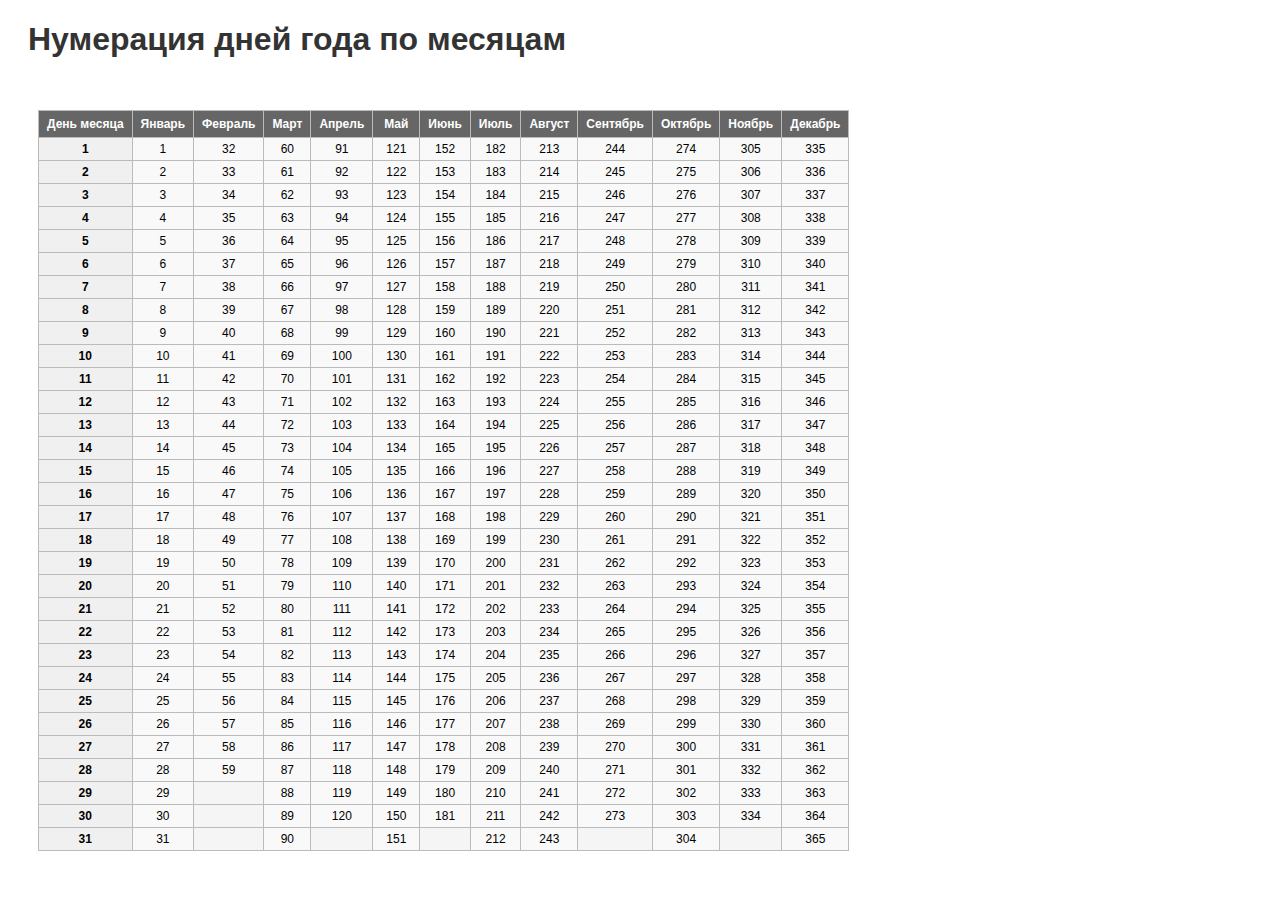
<file: table.html>
<!DOCTYPE html>
<html lang="ru">
<head>
    <meta charset="UTF-8">
    <meta name="viewport" content="width=device-width, initial-scale=1.0">
    <title>Таблица дней года</title>
    <style>
        table {
            border-collapse: collapse;
            margin: 20px;
            font-family: Arial, sans-serif;
            font-size: 12px;
        }
        
        th, td {
            border: 1px solid #bbb;
            padding: 4px 6px;
            text-align: center;
            min-width: 30px;
        }
        
        th {
            background-color: #666;
            color: white;
            font-weight: bold;
            padding: 6px 8px;
        }
        
        td.month-header {
            background-color: #f0f0f0;
            font-weight: bold;
        }
        
        td.day-cell {
            background-color: #f9f9f9;
        }
        
        .container {
            display: inline-block;
            margin: 10px;
        }
        
        h1 {
            font-family: Arial, sans-serif;
            color: #333;
            margin-left: 20px;
        }
    </style>
</head>
<body>
    <h1>Нумерация дней года по месяцам</h1>
    <div class="container" id="tableContainer"></div>

    <script>
        // Названия месяцев
        const months = [
            'Январь', 'Февраль', 'Март', 'Апрель', 'Май', 'Июнь',
            'Июль', 'Август', 'Сентябрь', 'Октябрь', 'Ноябрь', 'Декабрь'
        ];
        
        // Количество дней в каждом месяце (февраль - 28 дней)
        const daysInMonths = [31, 28, 31, 30, 31, 30, 31, 31, 30, 31, 30, 31];
        
        // Вычисляем накопленную сумму дней для каждого месяца
        const accumulatedDays = [];
        let sum = 0;
        for (let i = 0; i < months.length; i++) {
            accumulatedDays[i] = sum;
            sum += daysInMonths[i];
        }
        
        // Создаем таблицу: номер дня года для каждого дня месяца
        function createTable() {
            const container = document.getElementById('tableContainer');
            
            const table = document.createElement('table');
            
            // Заголовок
            const thead = document.createElement('thead');
            const headerRow = document.createElement('tr');
            
            const thNumber = document.createElement('th');
            thNumber.textContent = 'День месяца';
            headerRow.appendChild(thNumber);
            
            months.forEach(month => {
                const th = document.createElement('th');
                th.textContent = month;
                headerRow.appendChild(th);
            });
            
            thead.appendChild(headerRow);
            table.appendChild(thead);
            
            // Тело таблицы
            const tbody = document.createElement('tbody');
            const maxRows = Math.max(...daysInMonths);
            
            for (let row = 0; row < maxRows; row++) {
                const tr = document.createElement('tr');
                
                // Номер дня в месяце
                const tdDayNumber = document.createElement('td');
                tdDayNumber.textContent = row + 1;
                tdDayNumber.classList.add('month-header');
                tr.appendChild(tdDayNumber);
                
                // Заполняем для каждого месяца
                for (let monthIndex = 0; monthIndex < months.length; monthIndex++) {
                    const td = document.createElement('td');
                    
                    if (row < daysInMonths[monthIndex]) {
                        // Вычисляем номер дня года: накопленная сумма предыдущих месяцев + номер дня в текущем месяце
                        const dayOfYear = accumulatedDays[monthIndex] + (row + 1);
                        td.textContent = dayOfYear;
                        td.classList.add('day-cell');
                    } else {
                        // Пустая ячейка для месяцев с меньшим количеством дней
                        td.textContent = '';
                        td.style.backgroundColor = '#f5f5f5';
                    }
                    
                    tr.appendChild(td);
                }
                
                tbody.appendChild(tr);
            }
            
            table.appendChild(tbody);
            container.appendChild(table);
        }
        
        // Запускаем создание таблицы при загрузке страницы
        document.addEventListener('DOMContentLoaded', createTable);
    </script>
</body>
</html>
</file>
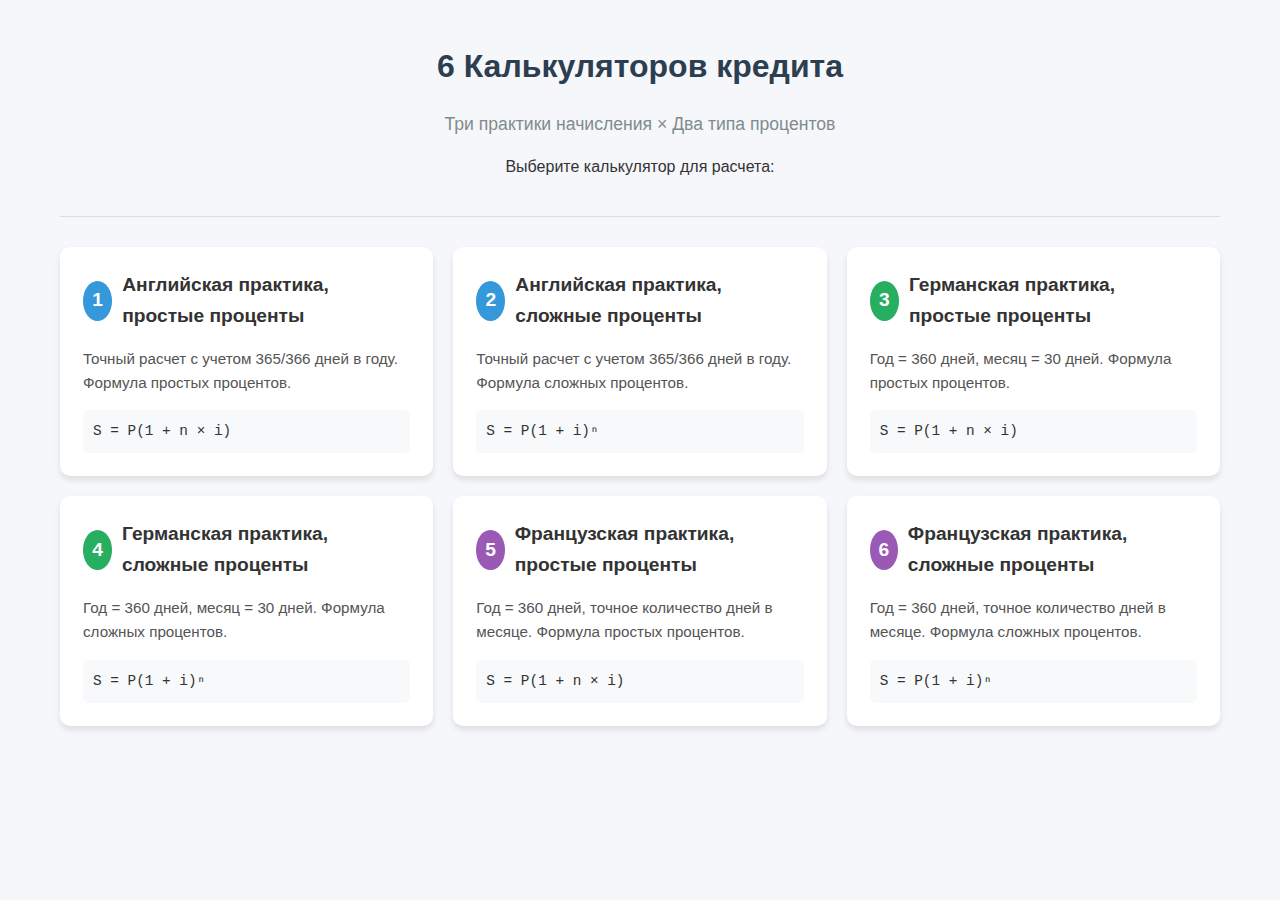
<file: html/credit.html>
<!DOCTYPE html>
<html lang="ru">
<head>
    <meta charset="UTF-8">
    <meta name="viewport" content="width=device-width, initial-scale=1.0">
    <title>6 Калькуляторов кредита: 3 практики × 2 типа процентов</title>
    <style>
        * {
            box-sizing: border-box;
            font-family: 'Segoe UI', Arial, sans-serif;
        }
        
        body {
            max-width: 1200px;
            margin: 0 auto;
            padding: 20px;
            background-color: #f5f7fa;
            color: #333;
            line-height: 1.6;
        }
        
        .header {
            text-align: center;
            margin-bottom: 30px;
            padding-bottom: 20px;
            border-bottom: 1px solid #ddd;
        }
        
        h1 {
            color: #2c3e50;
            margin-bottom: 10px;
        }
        
        .subtitle {
            color: #7f8c8d;
            font-size: 1.1em;
            margin-bottom: 15px;
        }
        
        .program-selector {
            display: grid;
            grid-template-columns: repeat(auto-fit, minmax(300px, 1fr));
            gap: 20px;
            margin-bottom: 30px;
        }
        
        .program-card {
            background-color: white;
            border-radius: 10px;
            padding: 20px;
            box-shadow: 0 4px 6px rgba(0, 0, 0, 0.1);
            cursor: pointer;
            transition: all 0.3s;
            border: 3px solid transparent;
        }
        
        .program-card:hover {
            transform: translateY(-5px);
            box-shadow: 0 6px 12px rgba(0, 0, 0, 0.15);
        }
        
        .program-card.active {
            border-color: #3498db;
        }
        
        .program-title {
            font-size: 1.2em;
            font-weight: 700;
            margin-bottom: 10px;
            display: flex;
            align-items: center;
            gap: 10px;
        }
        
        .program-icon {
            width: 40px;
            height: 40px;
            border-radius: 50%;
            display: flex;
            align-items: center;
            justify-content: center;
            color: white;
            font-weight: bold;
        }
        
        .english { background-color: #3498db; }
        .german { background-color: #27ae60; }
        .french { background-color: #9b59b6; }
        
        .program-description {
            color: #555;
            font-size: 0.95em;
            margin-bottom: 15px;
        }
        
        .program-formula {
            background-color: #f8f9fa;
            padding: 10px;
            border-radius: 5px;
            font-family: 'Courier New', monospace;
            font-size: 0.9em;
            margin-top: 10px;
        }
        
        .calculator-container {
            background-color: white;
            border-radius: 10px;
            padding: 25px;
            box-shadow: 0 4px 6px rgba(0, 0, 0, 0.1);
            display: none;
        }
        
        .calculator-container.active {
            display: block;
        }
        
        .calculator-title {
            color: #2c3e50;
            margin-bottom: 20px;
            padding-bottom: 15px;
            border-bottom: 2px solid #eee;
        }
        
        .input-section {
            display: grid;
            grid-template-columns: repeat(auto-fit, minmax(250px, 1fr));
            gap: 20px;
            margin-bottom: 25px;
        }
        
        .input-group {
            display: flex;
            flex-direction: column;
        }
        
        label {
            margin-bottom: 8px;
            font-weight: 600;
            color: #2c3e50;
        }
        
        input, select {
            padding: 12px 15px;
            border: 1px solid #ddd;
            border-radius: 6px;
            font-size: 16px;
            transition: border-color 0.3s;
        }
        
        input:focus, select:focus {
            outline: none;
            border-color: #3498db;
            box-shadow: 0 0 0 2px rgba(52, 152, 219, 0.2);
        }
        
        .button-group {
            display: flex;
            gap: 15px;
            margin-top: 20px;
        }
        
        button {
            padding: 14px 28px;
            border: none;
            border-radius: 6px;
            font-size: 16px;
            font-weight: 600;
            cursor: pointer;
            transition: all 0.3s;
        }
        
        .calculate-btn {
            background-color: #3498db;
            color: white;
        }
        
        .calculate-btn:hover {
            background-color: #2980b9;
            transform: translateY(-2px);
        }
        
        .reset-btn {
            background-color: #ecf0f1;
            color: #333;
        }
        
        .reset-btn:hover {
            background-color: #d5dbdb;
            transform: translateY(-2px);
        }
        
        .back-btn {
            background-color: #95a5a6;
            color: white;
        }
        
        .back-btn:hover {
            background-color: #7f8c8d;
            transform: translateY(-2px);
        }
        
        .result-section {
            margin-top: 30px;
            padding: 25px;
            background-color: #f8f9fa;
            border-radius: 8px;
            display: none;
        }
        
        .result-section.active {
            display: block;
            animation: fadeIn 0.5s;
        }
        
        @keyframes fadeIn {
            from { opacity: 0; transform: translateY(10px); }
            to { opacity: 1; transform: translateY(0); }
        }
        
        .result-header {
            font-size: 1.3em;
            font-weight: 700;
            margin-bottom: 20px;
            color: #2c3e50;
            display: flex;
            align-items: center;
            gap: 10px;
        }
        
        .result-value {
            font-size: 2.2em;
            font-weight: 700;
            margin: 20px 0;
            color: #2c3e50;
            text-align: center;
        }
        
        .result-details {
            display: grid;
            grid-template-columns: repeat(auto-fit, minmax(200px, 1fr));
            gap: 15px;
            margin-top: 25px;
        }
        
        .detail-card {
            background-color: white;
            padding: 15px;
            border-radius: 6px;
            box-shadow: 0 2px 4px rgba(0, 0, 0, 0.05);
        }
        
        .detail-label {
            font-size: 0.9em;
            color: #7f8c8d;
            margin-bottom: 5px;
        }
        
        .detail-value {
            font-size: 1.2em;
            font-weight: 600;
            color: #2c3e50;
        }
        
        .formula-display {
            background-color: #2c3e50;
            color: white;
            padding: 15px;
            border-radius: 6px;
            margin-top: 20px;
            font-family: 'Courier New', monospace;
            text-align: center;
        }
        
        .error {
            color: #e74c3c;
            font-size: 0.9em;
            margin-top: 5px;
            display: none;
        }
        
        .practice-explanation {
            margin-top: 40px;
            padding-top: 20px;
            border-top: 1px solid #eee;
        }
        
        .explanation-content {
            background-color: #f8f9fa;
            padding: 20px;
            border-radius: 8px;
            margin-top: 15px;
        }
        
        @media (max-width: 768px) {
            .program-selector {
                grid-template-columns: 1fr;
            }
            
            .input-section {
                grid-template-columns: 1fr;
            }
            
            .button-group {
                flex-direction: column;
            }
            
            button {
                width: 100%;
            }
        }
    </style>
</head>
<body>
    <div class="header">
        <h1>6 Калькуляторов кредита</h1>
        <p class="subtitle">Три практики начисления × Два типа процентов</p>
        <p>Выберите калькулятор для расчета:</p>
    </div>
    
    <div class="program-selector">
        <!-- Программа 1: Английская практика, простые проценты -->
        <div class="program-card" data-program="1">
            <div class="program-title">
                <div class="program-icon english">1</div>
                <span>Английская практика, простые проценты</span>
            </div>
            <p class="program-description">
                Точный расчет с учетом 365/366 дней в году. Формула простых процентов.
            </p>
            <div class="program-formula">S = P(1 + n × i)</div>
        </div>
        
        <!-- Программа 2: Английская практика, сложные проценты -->
        <div class="program-card" data-program="2">
            <div class="program-title">
                <div class="program-icon english">2</div>
                <span>Английская практика, сложные проценты</span>
            </div>
            <p class="program-description">
                Точный расчет с учетом 365/366 дней в году. Формула сложных процентов.
            </p>
            <div class="program-formula">S = P(1 + i)ⁿ</div>
        </div>
        
        <!-- Программа 3: Германская практика, простые проценты -->
        <div class="program-card" data-program="3">
            <div class="program-title">
                <div class="program-icon german">3</div>
                <span>Германская практика, простые проценты</span>
            </div>
            <p class="program-description">
                Год = 360 дней, месяц = 30 дней. Формула простых процентов.
            </p>
            <div class="program-formula">S = P(1 + n × i)</div>
        </div>
        
        <!-- Программа 4: Германская практика, сложные проценты -->
        <div class="program-card" data-program="4">
            <div class="program-title">
                <div class="program-icon german">4</div>
                <span>Германская практика, сложные проценты</span>
            </div>
            <p class="program-description">
                Год = 360 дней, месяц = 30 дней. Формула сложных процентов.
            </p>
            <div class="program-formula">S = P(1 + i)ⁿ</div>
        </div>
        
        <!-- Программа 5: Французская практика, простые проценты -->
        <div class="program-card" data-program="5">
            <div class="program-title">
                <div class="program-icon french">5</div>
                <span>Французская практика, простые проценты</span>
            </div>
            <p class="program-description">
                Год = 360 дней, точное количество дней в месяце. Формула простых процентов.
            </p>
            <div class="program-formula">S = P(1 + n × i)</div>
        </div>
        
        <!-- Программа 6: Французская практика, сложные проценты -->
        <div class="program-card" data-program="6">
            <div class="program-title">
                <div class="program-icon french">6</div>
                <span>Французская практика, сложные проценты</span>
            </div>
            <p class="program-description">
                Год = 360 дней, точное количество дней в месяце. Формула сложных процентов.
            </p>
            <div class="program-formula">S = P(1 + i)ⁿ</div>
        </div>
    </div>
    
    
    <div id="program-container">
    </div>
    
    <script>
        const programs = {
            1: {
                title: "Английская практика, простые проценты",
                practice: "english",
                interestType: "simple",
                formula: "S = P(1 + n × i)",
                description: "Точный расчет дней (365/366) с простыми процентами",
                iconClass: "english"
            },
            2: {
                title: "Английская практика, сложные проценты",
                practice: "english",
                interestType: "compound",
                formula: "S = P(1 + i)ⁿ",
                description: "Точный расчет дней (365/366) со сложными процентами",
                iconClass: "english"
            },
            3: {
                title: "Германская практика, простые проценты",
                practice: "german",
                interestType: "simple",
                formula: "S = P(1 + n × i)",
                description: "Год=360дней, месяц=30дней, простые проценты",
                iconClass: "german"
            },
            4: {
                title: "Германская практика, сложные проценты",
                practice: "german",
                interestType: "compound",
                formula: "S = P(1 + i)ⁿ",
                description: "Год=360дней, месяц=30дней, сложные проценты",
                iconClass: "german"
            },
            5: {
                title: "Французская практика, простые проценты",
                practice: "french",
                interestType: "simple",
                formula: "S = P(1 + n × i)",
                description: "Год=360дней, точные дни в месяце, простые проценты",
                iconClass: "french"
            },
            6: {
                title: "Французская практика, сложные проценты",
                practice: "french",
                interestType: "compound",
                formula: "S = P(1 + i)ⁿ",
                description: "Год=360дней, точные дни в месяце, сложные проценты",
                iconClass: "french"
            }
        };

        // Текущая выбранная программа
        let currentProgram = null;

        // Функция для проверки високосного года
        function isLeapYear(year) {
            return (year % 4 === 0 && year % 100 !== 0) || (year % 400 === 0);
        }

        // Функция расчета дней по разным практикам
        function calculateDays(startDate, endDate, practice) {
            const start = new Date(startDate);
            const end = new Date(endDate);
            
            if (end <= start) return 0;
            
            if (practice === 'english') {
                // Английская практика: точные дни / 365 (366 для високосного)
                const timeDiff = end.getTime() - start.getTime();
                const daysDiff = Math.ceil(timeDiff / (1000 * 3600 * 24));
                
                // Усреднение по годам в периоде
                let totalYears = 0;
                for (let year = start.getFullYear(); year <= end.getFullYear(); year++) {
                    totalYears += isLeapYear(year) ? 366 : 365;
                }
                
                const avgDaysInYear = totalYears / (end.getFullYear() - start.getFullYear() + 1);
                return daysDiff / avgDaysInYear;
                
            } else if (practice === 'german') {
                // Германская практика: год = 360 дней, месяц = 30 дней
                const years = end.getFullYear() - start.getFullYear();
                const months = end.getMonth() - start.getMonth();
                const days = end.getDate() - start.getDate();
                
                const totalDays = years * 360 + months * 30 + days;
                return totalDays / 360;
                
            } else if (practice === 'french') {
                // Французская практика: год = 360 дней, точные дни
                const timeDiff = end.getTime() - start.getTime();
                const daysDiff = Math.ceil(timeDiff / (1000 * 3600 * 24));
                return daysDiff / 360;
            }
            
            return 0;
        }

        // Функция для создания HTML калькулятора для выбранной программы
        function createCalculator(programId) {
            const program = programs[programId];
            
            return `
                <div class="calculator-container active" id="calc-${programId}">
                    <h2 class="calculator-title">
                        <div class="program-icon ${program.iconClass}" style="display: inline-flex; width: 50px; height: 50px; font-size: 1.2em;">${programId}</div>
                        ${program.title}
                    </h2>
                    
                    <div class="input-section">
                        <div class="input-group">
                            <label for="principal-${programId}">Сумма кредита (P), руб.</label>
                            <input type="number" id="principal-${programId}" min="1000" max="100000000" step="1000" value="100000">
                            <div class="error" id="principalError-${programId}"></div>
                        </div>
                        
                        <div class="input-group">
                            <label for="rate-${programId}">Годовая процентная ставка (i), %</label>
                            <input type="number" id="rate-${programId}" min="1" max="100" step="0.1" value="10">
                            <div class="error" id="rateError-${programId}"></div>
                        </div>
                        
                        <div class="input-group">
                            <label for="startDate-${programId}">Дата начала кредита</label>
                            <input type="date" id="startDate-${programId}">
                            <div class="error" id="startDateError-${programId}"></div>
                        </div>
                        
                        <div class="input-group">
                            <label for="endDate-${programId}">Дата окончания кредита</label>
                            <input type="date" id="endDate-${programId}">
                            <div class="error" id="endDateError-${programId}"></div>
                        </div>
                    </div>
                    
                    <div class="button-group">
                        <button class="calculate-btn" onclick="calculateProgram(${programId})">Рассчитать</button>
                        <button class="reset-btn" onclick="resetProgram(${programId})">Сбросить</button>
                        <button class="back-btn" onclick="showProgramSelector()">Назад к выбору</button>
                    </div>
                    
                    <div class="result-section" id="result-${programId}">
                        <div class="result-header">
                            <div class="program-icon ${program.iconClass}" style="width: 40px; height: 40px;">${programId}</div>
                            Результат расчета
                        </div>
                        
                        <div class="result-value" id="resultValue-${programId}"></div>
                        
                        <div class="formula-display">
                            ${program.formula}
                        </div>
                        
                    </div>
                </div>
            `;
        }

        // Функция для отображения выбранной программы
        function showProgram(programId) {
            currentProgram = programId;
            
            // Обновляем активную карточку
            document.querySelectorAll('.program-card').forEach(card => {
                card.classList.remove('active');
            });
            document.querySelector(`.program-card[data-program="${programId}"]`).classList.add('active');
            
            // Скрываем программу выбора
            document.querySelector('.program-selector').style.display = 'none';
            
            // Создаем и показываем калькулятор
            document.getElementById('program-container').innerHTML = createCalculator(programId);
            
            // Устанавливаем даты по умолчанию для этого калькулятора
            const today = new Date();
            const startDate = new Date(today);
            startDate.setFullYear(today.getFullYear() - 1);
            
            const endDate = new Date(today);
            endDate.setFullYear(today.getFullYear() + 1);
            
            document.getElementById(`startDate-${programId}`).valueAsDate = startDate;
            document.getElementById(`endDate-${programId}`).valueAsDate = endDate;
        }

        // Функция для возврата к выбору программы
        function showProgramSelector() {
            currentProgram = null;
            document.querySelector('.program-selector').style.display = 'grid';
            document.getElementById('program-container').innerHTML = '';
            
            // Снимаем выделение со всех карточек
            document.querySelectorAll('.program-card').forEach(card => {
                card.classList.remove('active');
            });
        }

        // Функция валидации для программы
        function validateProgram(programId) {
            let isValid = true;
            
            const principal = parseFloat(document.getElementById(`principal-${programId}`).value);
            const rate = parseFloat(document.getElementById(`rate-${programId}`).value);
            const startDate = document.getElementById(`startDate-${programId}`).value;
            const endDate = document.getElementById(`endDate-${programId}`).value;
            
            // Валидация суммы кредита
            const principalError = document.getElementById(`principalError-${programId}`);
            if (isNaN(principal) || principal <= 0) {
                principalError.textContent = 'Введите положительное число';
                principalError.style.display = 'block';
                isValid = false;
            } else {
                principalError.style.display = 'none';
            }
            
            // Валидация процентной ставки
            const rateError = document.getElementById(`rateError-${programId}`);
            if (isNaN(rate) || rate <= 0 || rate > 100) {
                rateError.textContent = 'Введите процент от 0.1 до 100';
                rateError.style.display = 'block';
                isValid = false;
            } else {
                rateError.style.display = 'none';
            }
            
            // Валидация дат
            const startDateError = document.getElementById(`startDateError-${programId}`);
            const endDateError = document.getElementById(`endDateError-${programId}`);
            
            if (!startDate) {
                startDateError.textContent = 'Выберите дату начала';
                startDateError.style.display = 'block';
                isValid = false;
            } else {
                startDateError.style.display = 'none';
            }
            
            if (!endDate) {
                endDateError.textContent = 'Выберите дату окончания';
                endDateError.style.display = 'block';
                isValid = false;
            } else {
                endDateError.style.display = 'none';
            }
            
            // Проверка корректности периода
            if (startDate && endDate) {
                const start = new Date(startDate);
                const end = new Date(endDate);
                
                if (end <= start) {
                    endDateError.textContent = 'Дата окончания должна быть позже даты начала';
                    endDateError.style.display = 'block';
                    isValid = false;
                } else {
                    const timeDiff = end.getTime() - start.getTime();
                    const daysDiff = Math.ceil(timeDiff / (1000 * 3600 * 24));
                    
                    if (daysDiff < 30) {
                        endDateError.textContent = 'Минимальный срок кредита - 30 дней';
                        endDateError.style.display = 'block';
                        isValid = false;
                    } else if (daysDiff > 3650) {
                        endDateError.textContent = 'Максимальный срок кредита - 10 лет';
                        endDateError.style.display = 'block';
                        isValid = false;
                    } else {
                        endDateError.style.display = 'none';
                    }
                }
            }
            
            return isValid;
        }

        // Функция расчета для конкретной программы
        function calculateProgram(programId) {
            if (!validateProgram(programId)) {
                return;
            }
            
            const program = programs[programId];
            const principal = parseFloat(document.getElementById(`principal-${programId}`).value);
            const rate = parseFloat(document.getElementById(`rate-${programId}`).value);
            const startDate = document.getElementById(`startDate-${programId}`).value;
            const endDate = document.getElementById(`endDate-${programId}`).value;
            
            // Рассчитываем срок в годах по выбранной практике
            const years = calculateDays(startDate, endDate, program.practice);
            
            // Рассчитываем результат в зависимости от типа процентов
            let result;
            if (program.interestType === 'simple') {
                // Простые проценты: S = P(1 + n*i)
                result = principal * (1 + years * rate / 100);
            } else {
                // Сложные проценты: S = P(1 + i)^n
                result = principal * Math.pow(1 + rate / 100, years);
            }
            
            // Форматируем результат
            const formattedResult = result.toLocaleString('ru-RU', {
                style: 'currency',
                currency: 'RUB',
                minimumFractionDigits: 2,
                maximumFractionDigits: 2
            });
            
            const formattedPrincipal = principal.toLocaleString('ru-RU', {
                style: 'currency',
                currency: 'RUB',
                minimumFractionDigits: 2,
                maximumFractionDigits: 2
            });
            
            const overpayment = result - principal;
            const formattedOverpayment = overpayment.toLocaleString('ru-RU', {
                style: 'currency',
                currency: 'RUB',
                minimumFractionDigits: 2,
                maximumFractionDigits: 2
            });
            
            // Форматируем даты
            const formattedStartDate = new Date(startDate).toLocaleDateString('ru-RU');
            const formattedEndDate = new Date(endDate).toLocaleDateString('ru-RU');
            
            // Определяем название практики для отображения
            let practiceName;
            if (program.practice === 'english') practiceName = 'Английская';
            else if (program.practice === 'german') practiceName = 'Германская';
            else practiceName = 'Французская';
            
            // Определяем тип процентов для отображения
            const interestName = program.interestType === 'simple' ? 'Простые проценты' : 'Сложные проценты';
            
            // Обновляем отображение результата
            document.getElementById(`resultValue-${programId}`).textContent = formattedResult;
            
            // Создаем детали расчета
            const detailsHTML = `
                <div class="detail-card">
                    <div class="detail-label">Практика начисления</div>
                    <div class="detail-value">${practiceName}</div>
                </div>
                <div class="detail-card">
                    <div class="detail-label">Тип процентов</div>
                    <div class="detail-value">${interestName}</div>
                </div>
                <div class="detail-card">
                    <div class="detail-label">Срок в годах (n)</div>
                    <div class="detail-value">${years.toFixed(4)}</div>
                </div>
                <div class="detail-card">
                    <div class="detail-label">Начальная сумма</div>
                    <div class="detail-value">${formattedPrincipal}</div>
                </div>
                <div class="detail-card">
                    <div class="detail-label">Процентная ставка</div>
                    <div class="detail-value">${rate.toFixed(2)}%</div>
                </div>
                <div class="detail-card">
                    <div class="detail-label">Переплата</div>
                    <div class="detail-value">${formattedOverpayment}</div>
                </div>
                <div class="detail-card">
                    <div class="detail-label">Дата начала</div>
                    <div class="detail-value">${formattedStartDate}</div>
                </div>
                <div class="detail-card">
                    <div class="detail-label">Дата окончания</div>
                    <div class="detail-value">${formattedEndDate}</div>
                </div>
            `;
            
            document.getElementById(`resultDetails-${programId}`).innerHTML = detailsHTML;
            
            // Показываем секцию с результатами
            document.getElementById(`result-${programId}`).classList.add('active');
        }

        // Функция сброса для программы
        function resetProgram(programId) {
            document.getElementById(`principal-${programId}`).value = 100000;
            document.getElementById(`rate-${programId}`).value = 10;
            
            const today = new Date();
            const startDate = new Date(today);
            startDate.setFullYear(today.getFullYear() - 1);
            
            const endDate = new Date(today);
            endDate.setFullYear(today.getFullYear() + 1);
            
            document.getElementById(`startDate-${programId}`).valueAsDate = startDate;
            document.getElementById(`endDate-${programId}`).valueAsDate = endDate;
            
            document.getElementById(`result-${programId}`).classList.remove('active');
            
            // Скрываем ошибки
            document.querySelectorAll(`#calc-${programId} .error`).forEach(error => {
                error.style.display = 'none';
            });
        }

        // Инициализация при загрузке страницы
        document.addEventListener('DOMContentLoaded', function() {
            // Добавляем обработчики для карточек выбора программ
            document.querySelectorAll('.program-card').forEach(card => {
                card.addEventListener('click', function() {
                    const programId = parseInt(this.getAttribute('data-program'));
                    showProgram(programId);
                });
            });
            
            // Устанавливаем сегодняшнюю дату в поле окончания по умолчанию для всех форм
            // (будет переопределено при выборе конкретной программы)
            const today = new Date();
            const endDate = new Date(today);
            endDate.setFullYear(today.getFullYear() + 1);
        });
    </script>
</body>
</html>
</file>
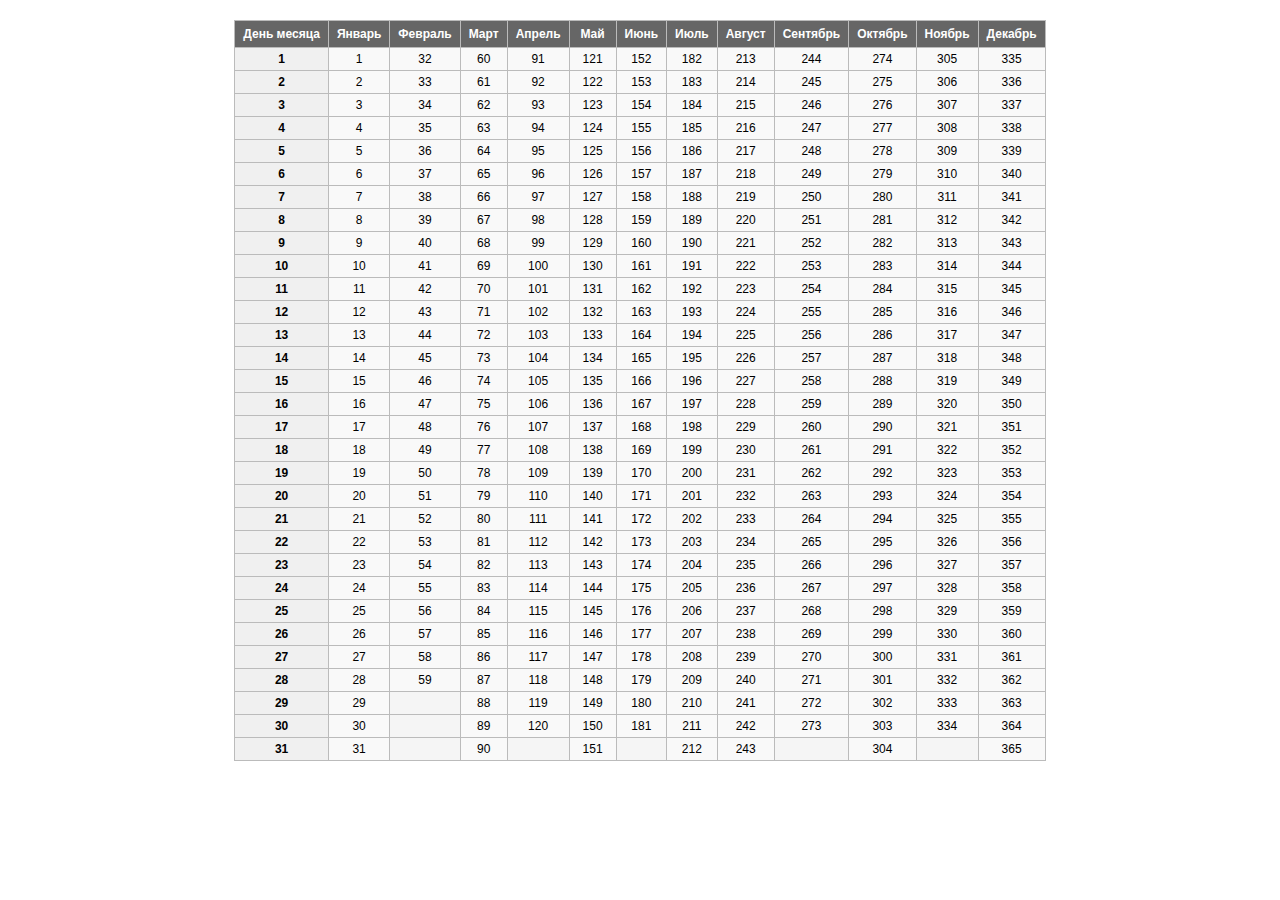
<file: html/table.html>
<!DOCTYPE html>
<html lang="ru">
<head>
    <meta charset="UTF-8">
    <meta name="viewport" content="width=device-width, initial-scale=1.0">
    <title>Таблица дней года</title>
    <style>
        body {
            display: flex;
            flex-direction: column;
            align-items: center;
            margin: 0;
            padding: 20px;
            min-height: 100vh;
            box-sizing: border-box;
        }
        h1 {
            font-family: Arial, sans-serif;
            color: #333;
            text-align: center;
            margin-bottom: 20px;
            width: 100%;
        }
        
        .table-container {
            width: 100%;
            overflow-x: auto;
            display: flex;
            justify-content: center;
            margin: 20px 0;
        }

        table {
            border-collapse: collapse;
            font-family: Arial, sans-serif;
            font-size: 12px;
            margin: 0 auto;
        }
        
        th, td {
            border: 1px solid #bbb;
            padding: 4px 6px;
            text-align: center;
            min-width: 30px;
        }
        
        th {
            background-color: #666;
            color: white;
            font-weight: bold;
            padding: 6px 8px;
        }
        
        td.month-header {
            background-color: #f0f0f0;
            font-weight: bold;
        }

        td.day-cell {
            background-color: #f9f9f9;
        }
        
        
    </style>
</head>
<body>
    <div class="container" id="tableContainer"></div>

    <script>
        // Названия месяцев
        const months = [
            'Январь', 'Февраль', 'Март', 'Апрель', 'Май', 'Июнь',
            'Июль', 'Август', 'Сентябрь', 'Октябрь', 'Ноябрь', 'Декабрь'
        ];
        
        // Количество дней в каждом месяце (февраль - 28 дней)
        const daysInMonths = [31, 28, 31, 30, 31, 30, 31, 31, 30, 31, 30, 31];
        
        // Вычисляем накопленную сумму дней для каждого месяца
        const accumulatedDays = [];
        let sum = 0;
        for (let i = 0; i < months.length; i++) {
            accumulatedDays[i] = sum;
            sum += daysInMonths[i];
        }
        
        // Создаем таблицу: номер дня года для каждого дня месяца
        function createTable() {
            const container = document.getElementById('tableContainer');
            
            const table = document.createElement('table');
            
            // Заголовок
            const thead = document.createElement('thead');
            const headerRow = document.createElement('tr');
            
            const thNumber = document.createElement('th');
            thNumber.textContent = 'День месяца';
            headerRow.appendChild(thNumber);
            
            months.forEach(month => {
                const th = document.createElement('th');
                th.textContent = month;
                headerRow.appendChild(th);
            });
            
            thead.appendChild(headerRow);
            table.appendChild(thead);
            
            // Тело таблицы
            const tbody = document.createElement('tbody');
            const maxRows = Math.max(...daysInMonths);
            
            for (let row = 0; row < maxRows; row++) {
                const tr = document.createElement('tr');
                
                // Номер дня в месяце
                const tdDayNumber = document.createElement('td');
                tdDayNumber.textContent = row + 1;
                tdDayNumber.classList.add('month-header');
                tr.appendChild(tdDayNumber);
                
                // Заполняем для каждого месяца
                for (let monthIndex = 0; monthIndex < months.length; monthIndex++) {
                    const td = document.createElement('td');
                    
                    if (row < daysInMonths[monthIndex]) {
                        // Вычисляем номер дня года: накопленная сумма предыдущих месяцев + номер дня в текущем месяце
                        const dayOfYear = accumulatedDays[monthIndex] + (row + 1);
                        td.textContent = dayOfYear;
                        td.classList.add('day-cell');
                    } else {
                        // Пустая ячейка для месяцев с меньшим количеством дней
                        td.textContent = '';
                        td.style.backgroundColor = '#f5f5f5';
                    }
                    
                    tr.appendChild(td);
                }
                
                tbody.appendChild(tr);
            }
            
            table.appendChild(tbody);
            container.appendChild(table);
        }
        
        // Запускаем создание таблицы при загрузке страницы
        document.addEventListener('DOMContentLoaded', createTable);
    </script>
</body>
</html>
</file>
<file: dist/reveal.css>
/*!
* reveal.js 4.0.2
* https://revealjs.com
* MIT licensed
*
* Copyright (C) 2020 Hakim El Hattab, https://hakim.se
*/
.reveal .r-stretch,.reveal .stretch{max-width:none;max-height:none}.reveal pre.r-stretch code,.reveal pre.stretch code{height:100%;max-height:100%;box-sizing:border-box}.reveal .r-stack{display:grid}.reveal .r-stack>*{grid-area:1/1;margin:auto}.reveal .r-hstack,.reveal .r-vstack{display:flex}.reveal .r-vstack{flex-direction:column;align-items:center;justify-content:center}.reveal .r-hstack{flex-direction:row;align-items:center;justify-content:center}.reveal .items-stretch{align-items:stretch}.reveal .items-start{align-items:flex-start}.reveal .items-center{align-items:center}.reveal .items-end{align-items:flex-end}.reveal .justify-between{justify-content:space-between}.reveal .justify-around{justify-content:space-around}.reveal .justify-start{justify-content:flex-start}.reveal .justify-center{justify-content:center}.reveal .justify-end{justify-content:flex-end}html.reveal-full-page{width:100%;height:100%;height:100vh;height:calc(var(--vh,1vh) * 100);overflow:hidden}.reveal-viewport{height:100%;overflow:hidden;position:relative;line-height:1;margin:0;background-color:#fff;color:#000}.reveal .slides section .fragment{opacity:0;visibility:hidden;transition:all .2s ease;will-change:opacity}.reveal .slides section .fragment.visible{opacity:1;visibility:inherit}.reveal .slides section .fragment.disabled{transition:none}.reveal .slides section .fragment.grow{opacity:1;visibility:inherit}.reveal .slides section .fragment.grow.visible{transform:scale(1.3)}.reveal .slides section .fragment.shrink{opacity:1;visibility:inherit}.reveal .slides section .fragment.shrink.visible{transform:scale(.7)}.reveal .slides section .fragment.zoom-in{transform:scale(.1)}.reveal .slides section .fragment.zoom-in.visible{transform:none}.reveal .slides section .fragment.fade-out{opacity:1;visibility:inherit}.reveal .slides section .fragment.fade-out.visible{opacity:0;visibility:hidden}.reveal .slides section .fragment.semi-fade-out{opacity:1;visibility:inherit}.reveal .slides section .fragment.semi-fade-out.visible{opacity:.5;visibility:inherit}.reveal .slides section .fragment.strike{opacity:1;visibility:inherit}.reveal .slides section .fragment.strike.visible{text-decoration:line-through}.reveal .slides section .fragment.fade-up{transform:translate(0,40px)}.reveal .slides section .fragment.fade-up.visible{transform:translate(0,0)}.reveal .slides section .fragment.fade-down{transform:translate(0,-40px)}.reveal .slides section .fragment.fade-down.visible{transform:translate(0,0)}.reveal .slides section .fragment.fade-right{transform:translate(-40px,0)}.reveal .slides section .fragment.fade-right.visible{transform:translate(0,0)}.reveal .slides section .fragment.fade-left{transform:translate(40px,0)}.reveal .slides section .fragment.fade-left.visible{transform:translate(0,0)}.reveal .slides section .fragment.current-visible,.reveal .slides section .fragment.fade-in-then-out{opacity:0;visibility:hidden}.reveal .slides section .fragment.current-visible.current-fragment,.reveal .slides section .fragment.fade-in-then-out.current-fragment{opacity:1;visibility:inherit}.reveal .slides section .fragment.fade-in-then-semi-out{opacity:0;visibility:hidden}.reveal .slides section .fragment.fade-in-then-semi-out.visible{opacity:.5;visibility:inherit}.reveal .slides section .fragment.fade-in-then-semi-out.current-fragment{opacity:1;visibility:inherit}.reveal .slides section .fragment.highlight-blue,.reveal .slides section .fragment.highlight-current-blue,.reveal .slides section .fragment.highlight-current-green,.reveal .slides section .fragment.highlight-current-red,.reveal .slides section .fragment.highlight-green,.reveal .slides section .fragment.highlight-red{opacity:1;visibility:inherit}.reveal .slides section .fragment.highlight-red.visible{color:#ff2c2d}.reveal .slides section .fragment.highlight-green.visible{color:#17ff2e}.reveal .slides section .fragment.highlight-blue.visible{color:#1b91ff}.reveal .slides section .fragment.highlight-current-red.current-fragment{color:#ff2c2d}.reveal .slides section .fragment.highlight-current-green.current-fragment{color:#17ff2e}.reveal .slides section .fragment.highlight-current-blue.current-fragment{color:#1b91ff}.reveal:after{content:'';font-style:italic}.reveal iframe{z-index:1}.reveal a{position:relative}@keyframes bounce-right{0%,10%,25%,40%,50%{transform:translateX(0)}20%{transform:translateX(10px)}30%{transform:translateX(-5px)}}@keyframes bounce-left{0%,10%,25%,40%,50%{transform:translateX(0)}20%{transform:translateX(-10px)}30%{transform:translateX(5px)}}@keyframes bounce-down{0%,10%,25%,40%,50%{transform:translateY(0)}20%{transform:translateY(10px)}30%{transform:translateY(-5px)}}.reveal .controls{display:none;position:absolute;top:auto;bottom:12px;right:12px;left:auto;z-index:11;color:#000;pointer-events:none;font-size:10px}.reveal .controls button{position:absolute;padding:0;background-color:transparent;border:0;outline:0;cursor:pointer;color:currentColor;transform:scale(.9999);transition:color .2s ease,opacity .2s ease,transform .2s ease;z-index:2;pointer-events:auto;font-size:inherit;visibility:hidden;opacity:0;-webkit-appearance:none;-webkit-tap-highlight-color:transparent}.reveal .controls .controls-arrow:after,.reveal .controls .controls-arrow:before{content:'';position:absolute;top:0;left:0;width:2.6em;height:.5em;border-radius:.25em;background-color:currentColor;transition:all .15s ease,background-color .8s ease;transform-origin:.2em 50%;will-change:transform}.reveal .controls .controls-arrow{position:relative;width:3.6em;height:3.6em}.reveal .controls .controls-arrow:before{transform:translateX(.5em) translateY(1.55em) rotate(45deg)}.reveal .controls .controls-arrow:after{transform:translateX(.5em) translateY(1.55em) rotate(-45deg)}.reveal .controls .controls-arrow:hover:before{transform:translateX(.5em) translateY(1.55em) rotate(40deg)}.reveal .controls .controls-arrow:hover:after{transform:translateX(.5em) translateY(1.55em) rotate(-40deg)}.reveal .controls .controls-arrow:active:before{transform:translateX(.5em) translateY(1.55em) rotate(36deg)}.reveal .controls .controls-arrow:active:after{transform:translateX(.5em) translateY(1.55em) rotate(-36deg)}.reveal .controls .navigate-left{right:6.4em;bottom:3.2em;transform:translateX(-10px)}.reveal .controls .navigate-left.highlight{animation:bounce-left 2s 50 both ease-out}.reveal .controls .navigate-right{right:0;bottom:3.2em;transform:translateX(10px)}.reveal .controls .navigate-right .controls-arrow{transform:rotate(180deg)}.reveal .controls .navigate-right.highlight{animation:bounce-right 2s 50 both ease-out}.reveal .controls .navigate-up{right:3.2em;bottom:6.4em;transform:translateY(-10px)}.reveal .controls .navigate-up .controls-arrow{transform:rotate(90deg)}.reveal .controls .navigate-down{right:3.2em;bottom:-1.4em;padding-bottom:1.4em;transform:translateY(10px)}.reveal .controls .navigate-down .controls-arrow{transform:rotate(-90deg)}.reveal .controls .navigate-down.highlight{animation:bounce-down 2s 50 both ease-out}.reveal .controls[data-controls-back-arrows=faded] .navigate-up.enabled{opacity:.3}.reveal .controls[data-controls-back-arrows=faded] .navigate-up.enabled:hover{opacity:1}.reveal .controls[data-controls-back-arrows=hidden] .navigate-up.enabled{opacity:0;visibility:hidden}.reveal .controls .enabled{visibility:visible;opacity:.9;cursor:pointer;transform:none}.reveal .controls .enabled.fragmented{opacity:.5}.reveal .controls .enabled.fragmented:hover,.reveal .controls .enabled:hover{opacity:1}.reveal:not(.rtl) .controls[data-controls-back-arrows=faded] .navigate-left.enabled{opacity:.3}.reveal:not(.rtl) .controls[data-controls-back-arrows=faded] .navigate-left.enabled:hover{opacity:1}.reveal:not(.rtl) .controls[data-controls-back-arrows=hidden] .navigate-left.enabled{opacity:0;visibility:hidden}.reveal.rtl .controls[data-controls-back-arrows=faded] .navigate-right.enabled{opacity:.3}.reveal.rtl .controls[data-controls-back-arrows=faded] .navigate-right.enabled:hover{opacity:1}.reveal.rtl .controls[data-controls-back-arrows=hidden] .navigate-right.enabled{opacity:0;visibility:hidden}.reveal[data-navigation-mode=linear].has-horizontal-slides .navigate-down,.reveal[data-navigation-mode=linear].has-horizontal-slides .navigate-up{display:none}.reveal:not(.has-vertical-slides) .controls .navigate-left,.reveal[data-navigation-mode=linear].has-horizontal-slides .navigate-left{bottom:1.4em;right:5.5em}.reveal:not(.has-vertical-slides) .controls .navigate-right,.reveal[data-navigation-mode=linear].has-horizontal-slides .navigate-right{bottom:1.4em;right:.5em}.reveal:not(.has-horizontal-slides) .controls .navigate-up{right:1.4em;bottom:5em}.reveal:not(.has-horizontal-slides) .controls .navigate-down{right:1.4em;bottom:.5em}.reveal.has-dark-background .controls{color:#fff}.reveal.has-light-background .controls{color:#000}.reveal.no-hover .controls .controls-arrow:active:before,.reveal.no-hover .controls .controls-arrow:hover:before{transform:translateX(.5em) translateY(1.55em) rotate(45deg)}.reveal.no-hover .controls .controls-arrow:active:after,.reveal.no-hover .controls .controls-arrow:hover:after{transform:translateX(.5em) translateY(1.55em) rotate(-45deg)}@media screen and (min-width:500px){.reveal .controls[data-controls-layout=edges]{top:0;right:0;bottom:0;left:0}.reveal .controls[data-controls-layout=edges] .navigate-down,.reveal .controls[data-controls-layout=edges] .navigate-left,.reveal .controls[data-controls-layout=edges] .navigate-right,.reveal .controls[data-controls-layout=edges] .navigate-up{bottom:auto;right:auto}.reveal .controls[data-controls-layout=edges] .navigate-left{top:50%;left:.8em;margin-top:-1.8em}.reveal .controls[data-controls-layout=edges] .navigate-right{top:50%;right:.8em;margin-top:-1.8em}.reveal .controls[data-controls-layout=edges] .navigate-up{top:.8em;left:50%;margin-left:-1.8em}.reveal .controls[data-controls-layout=edges] .navigate-down{bottom:-.3em;left:50%;margin-left:-1.8em}}.reveal .progress{position:absolute;display:none;height:3px;width:100%;bottom:0;left:0;z-index:10;background-color:rgba(0,0,0,.2);color:#fff}.reveal .progress:after{content:'';display:block;position:absolute;height:10px;width:100%;top:-10px}.reveal .progress span{display:block;height:100%;width:100%;background-color:currentColor;transition:transform .8s cubic-bezier(.26,.86,.44,.985);transform-origin:0 0;transform:scaleX(0)}.reveal .slide-number{position:absolute;display:block;right:8px;bottom:8px;z-index:31;font-family:Helvetica,sans-serif;font-size:12px;line-height:1;color:#fff;background-color:rgba(0,0,0,.4);padding:5px}.reveal .slide-number a{color:currentColor}.reveal .slide-number-delimiter{margin:0 3px}.reveal{position:relative;width:100%;height:100%;overflow:hidden;touch-action:pinch-zoom}.reveal.embedded{touch-action:pan-y}.reveal .slides{position:absolute;width:100%;height:100%;top:0;right:0;bottom:0;left:0;margin:auto;pointer-events:none;overflow:visible;z-index:1;text-align:center;perspective:600px;perspective-origin:50% 40%}.reveal .slides>section{perspective:600px}.reveal .slides>section,.reveal .slides>section>section{display:none;position:absolute;width:100%;padding:20px 0;pointer-events:auto;z-index:10;transform-style:flat;transition:transform-origin .8s cubic-bezier(.26,.86,.44,.985),transform .8s cubic-bezier(.26,.86,.44,.985),visibility .8s cubic-bezier(.26,.86,.44,.985),opacity .8s cubic-bezier(.26,.86,.44,.985)}.reveal[data-transition-speed=fast] .slides section{transition-duration:.4s}.reveal[data-transition-speed=slow] .slides section{transition-duration:1.2s}.reveal .slides section[data-transition-speed=fast]{transition-duration:.4s}.reveal .slides section[data-transition-speed=slow]{transition-duration:1.2s}.reveal .slides>section.stack{padding-top:0;padding-bottom:0;pointer-events:none;height:100%}.reveal .slides>section.present,.reveal .slides>section>section.present{display:block;z-index:11;opacity:1}.reveal .slides>section:empty,.reveal .slides>section>section:empty,.reveal .slides>section>section[data-background-interactive],.reveal .slides>section[data-background-interactive]{pointer-events:none}.reveal.center,.reveal.center .slides,.reveal.center .slides section{min-height:0!important}.reveal .slides>section:not(.present),.reveal .slides>section>section:not(.present){pointer-events:none}.reveal.overview .slides>section,.reveal.overview .slides>section>section{pointer-events:auto}.reveal .slides>section.future,.reveal .slides>section.past,.reveal .slides>section>section.future,.reveal .slides>section>section.past{opacity:0}.reveal.slide section{-webkit-backface-visibility:hidden;backface-visibility:hidden}.reveal .slides>section[data-transition=slide].past,.reveal .slides>section[data-transition~=slide-out].past,.reveal.slide .slides>section:not([data-transition]).past{transform:translate(-150%,0)}.reveal .slides>section[data-transition=slide].future,.reveal .slides>section[data-transition~=slide-in].future,.reveal.slide .slides>section:not([data-transition]).future{transform:translate(150%,0)}.reveal .slides>section>section[data-transition=slide].past,.reveal .slides>section>section[data-transition~=slide-out].past,.reveal.slide .slides>section>section:not([data-transition]).past{transform:translate(0,-150%)}.reveal .slides>section>section[data-transition=slide].future,.reveal .slides>section>section[data-transition~=slide-in].future,.reveal.slide .slides>section>section:not([data-transition]).future{transform:translate(0,150%)}.reveal.linear section{-webkit-backface-visibility:hidden;backface-visibility:hidden}.reveal .slides>section[data-transition=linear].past,.reveal .slides>section[data-transition~=linear-out].past,.reveal.linear .slides>section:not([data-transition]).past{transform:translate(-150%,0)}.reveal .slides>section[data-transition=linear].future,.reveal .slides>section[data-transition~=linear-in].future,.reveal.linear .slides>section:not([data-transition]).future{transform:translate(150%,0)}.reveal .slides>section>section[data-transition=linear].past,.reveal .slides>section>section[data-transition~=linear-out].past,.reveal.linear .slides>section>section:not([data-transition]).past{transform:translate(0,-150%)}.reveal .slides>section>section[data-transition=linear].future,.reveal .slides>section>section[data-transition~=linear-in].future,.reveal.linear .slides>section>section:not([data-transition]).future{transform:translate(0,150%)}.reveal .slides section[data-transition=default].stack,.reveal.default .slides section.stack{transform-style:preserve-3d}.reveal .slides>section[data-transition=default].past,.reveal .slides>section[data-transition~=default-out].past,.reveal.default .slides>section:not([data-transition]).past{transform:translate3d(-100%,0,0) rotateY(-90deg) translate3d(-100%,0,0)}.reveal .slides>section[data-transition=default].future,.reveal .slides>section[data-transition~=default-in].future,.reveal.default .slides>section:not([data-transition]).future{transform:translate3d(100%,0,0) rotateY(90deg) translate3d(100%,0,0)}.reveal .slides>section>section[data-transition=default].past,.reveal .slides>section>section[data-transition~=default-out].past,.reveal.default .slides>section>section:not([data-transition]).past{transform:translate3d(0,-300px,0) rotateX(70deg) translate3d(0,-300px,0)}.reveal .slides>section>section[data-transition=default].future,.reveal .slides>section>section[data-transition~=default-in].future,.reveal.default .slides>section>section:not([data-transition]).future{transform:translate3d(0,300px,0) rotateX(-70deg) translate3d(0,300px,0)}.reveal .slides section[data-transition=convex].stack,.reveal.convex .slides section.stack{transform-style:preserve-3d}.reveal .slides>section[data-transition=convex].past,.reveal .slides>section[data-transition~=convex-out].past,.reveal.convex .slides>section:not([data-transition]).past{transform:translate3d(-100%,0,0) rotateY(-90deg) translate3d(-100%,0,0)}.reveal .slides>section[data-transition=convex].future,.reveal .slides>section[data-transition~=convex-in].future,.reveal.convex .slides>section:not([data-transition]).future{transform:translate3d(100%,0,0) rotateY(90deg) translate3d(100%,0,0)}.reveal .slides>section>section[data-transition=convex].past,.reveal .slides>section>section[data-transition~=convex-out].past,.reveal.convex .slides>section>section:not([data-transition]).past{transform:translate3d(0,-300px,0) rotateX(70deg) translate3d(0,-300px,0)}.reveal .slides>section>section[data-transition=convex].future,.reveal .slides>section>section[data-transition~=convex-in].future,.reveal.convex .slides>section>section:not([data-transition]).future{transform:translate3d(0,300px,0) rotateX(-70deg) translate3d(0,300px,0)}.reveal .slides section[data-transition=concave].stack,.reveal.concave .slides section.stack{transform-style:preserve-3d}.reveal .slides>section[data-transition=concave].past,.reveal .slides>section[data-transition~=concave-out].past,.reveal.concave .slides>section:not([data-transition]).past{transform:translate3d(-100%,0,0) rotateY(90deg) translate3d(-100%,0,0)}.reveal .slides>section[data-transition=concave].future,.reveal .slides>section[data-transition~=concave-in].future,.reveal.concave .slides>section:not([data-transition]).future{transform:translate3d(100%,0,0) rotateY(-90deg) translate3d(100%,0,0)}.reveal .slides>section>section[data-transition=concave].past,.reveal .slides>section>section[data-transition~=concave-out].past,.reveal.concave .slides>section>section:not([data-transition]).past{transform:translate3d(0,-80%,0) rotateX(-70deg) translate3d(0,-80%,0)}.reveal .slides>section>section[data-transition=concave].future,.reveal .slides>section>section[data-transition~=concave-in].future,.reveal.concave .slides>section>section:not([data-transition]).future{transform:translate3d(0,80%,0) rotateX(70deg) translate3d(0,80%,0)}.reveal .slides section[data-transition=zoom],.reveal.zoom .slides section:not([data-transition]){transition-timing-function:ease}.reveal .slides>section[data-transition=zoom].past,.reveal .slides>section[data-transition~=zoom-out].past,.reveal.zoom .slides>section:not([data-transition]).past{visibility:hidden;transform:scale(16)}.reveal .slides>section[data-transition=zoom].future,.reveal .slides>section[data-transition~=zoom-in].future,.reveal.zoom .slides>section:not([data-transition]).future{visibility:hidden;transform:scale(.2)}.reveal .slides>section>section[data-transition=zoom].past,.reveal .slides>section>section[data-transition~=zoom-out].past,.reveal.zoom .slides>section>section:not([data-transition]).past{transform:scale(16)}.reveal .slides>section>section[data-transition=zoom].future,.reveal .slides>section>section[data-transition~=zoom-in].future,.reveal.zoom .slides>section>section:not([data-transition]).future{transform:scale(.2)}.reveal.cube .slides{perspective:1300px}.reveal.cube .slides section{padding:30px;min-height:700px;-webkit-backface-visibility:hidden;backface-visibility:hidden;box-sizing:border-box;transform-style:preserve-3d}.reveal.center.cube .slides section{min-height:0}.reveal.cube .slides section:not(.stack):before{content:'';position:absolute;display:block;width:100%;height:100%;left:0;top:0;background:rgba(0,0,0,.1);border-radius:4px;transform:translateZ(-20px)}.reveal.cube .slides section:not(.stack):after{content:'';position:absolute;display:block;width:90%;height:30px;left:5%;bottom:0;background:0 0;z-index:1;border-radius:4px;box-shadow:0 95px 25px rgba(0,0,0,.2);transform:translateZ(-90px) rotateX(65deg)}.reveal.cube .slides>section.stack{padding:0;background:0 0}.reveal.cube .slides>section.past{transform-origin:100% 0;transform:translate3d(-100%,0,0) rotateY(-90deg)}.reveal.cube .slides>section.future{transform-origin:0 0;transform:translate3d(100%,0,0) rotateY(90deg)}.reveal.cube .slides>section>section.past{transform-origin:0 100%;transform:translate3d(0,-100%,0) rotateX(90deg)}.reveal.cube .slides>section>section.future{transform-origin:0 0;transform:translate3d(0,100%,0) rotateX(-90deg)}.reveal.page .slides{perspective-origin:0 50%;perspective:3000px}.reveal.page .slides section{padding:30px;min-height:700px;box-sizing:border-box;transform-style:preserve-3d}.reveal.page .slides section.past{z-index:12}.reveal.page .slides section:not(.stack):before{content:'';position:absolute;display:block;width:100%;height:100%;left:0;top:0;background:rgba(0,0,0,.1);transform:translateZ(-20px)}.reveal.page .slides section:not(.stack):after{content:'';position:absolute;display:block;width:90%;height:30px;left:5%;bottom:0;background:0 0;z-index:1;border-radius:4px;box-shadow:0 95px 25px rgba(0,0,0,.2);-webkit-transform:translateZ(-90px) rotateX(65deg)}.reveal.page .slides>section.stack{padding:0;background:0 0}.reveal.page .slides>section.past{transform-origin:0 0;transform:translate3d(-40%,0,0) rotateY(-80deg)}.reveal.page .slides>section.future{transform-origin:100% 0;transform:translate3d(0,0,0)}.reveal.page .slides>section>section.past{transform-origin:0 0;transform:translate3d(0,-40%,0) rotateX(80deg)}.reveal.page .slides>section>section.future{transform-origin:0 100%;transform:translate3d(0,0,0)}.reveal .slides section[data-transition=fade],.reveal.fade .slides section:not([data-transition]),.reveal.fade .slides>section>section:not([data-transition]){transform:none;transition:opacity .5s}.reveal.fade.overview .slides section,.reveal.fade.overview .slides>section>section{transition:none}.reveal .slides section[data-transition=none],.reveal.none .slides section:not([data-transition]){transform:none;transition:none}.reveal .pause-overlay{position:absolute;top:0;left:0;width:100%;height:100%;background:#000;visibility:hidden;opacity:0;z-index:100;transition:all 1s ease}.reveal .pause-overlay .resume-button{position:absolute;bottom:20px;right:20px;color:#ccc;border-radius:2px;padding:6px 14px;border:2px solid #ccc;font-size:16px;background:0 0;cursor:pointer}.reveal .pause-overlay .resume-button:hover{color:#fff;border-color:#fff}.reveal.paused .pause-overlay{visibility:visible;opacity:1}.reveal .no-transition,.reveal .no-transition *,.reveal .slides.disable-slide-transitions section{transition:none!important}.reveal .slides.disable-slide-transitions section{transform:none!important}.reveal .backgrounds{position:absolute;width:100%;height:100%;top:0;left:0;perspective:600px}.reveal .slide-background{display:none;position:absolute;width:100%;height:100%;opacity:0;visibility:hidden;overflow:hidden;background-color:rgba(0,0,0,0);transition:all .8s cubic-bezier(.26,.86,.44,.985)}.reveal .slide-background-content{position:absolute;width:100%;height:100%;background-position:50% 50%;background-repeat:no-repeat;background-size:cover}.reveal .slide-background.stack{display:block}.reveal .slide-background.present{opacity:1;visibility:visible;z-index:2}.print-pdf .reveal .slide-background{opacity:1!important;visibility:visible!important}.reveal .slide-background video{position:absolute;width:100%;height:100%;max-width:none;max-height:none;top:0;left:0;-o-object-fit:cover;object-fit:cover}.reveal .slide-background[data-background-size=contain] video{-o-object-fit:contain;object-fit:contain}.reveal>.backgrounds .slide-background[data-background-transition=none],.reveal[data-background-transition=none]>.backgrounds .slide-background{transition:none}.reveal>.backgrounds .slide-background[data-background-transition=slide],.reveal[data-background-transition=slide]>.backgrounds .slide-background{opacity:1;-webkit-backface-visibility:hidden;backface-visibility:hidden}.reveal>.backgrounds .slide-background.past[data-background-transition=slide],.reveal[data-background-transition=slide]>.backgrounds .slide-background.past{transform:translate(-100%,0)}.reveal>.backgrounds .slide-background.future[data-background-transition=slide],.reveal[data-background-transition=slide]>.backgrounds .slide-background.future{transform:translate(100%,0)}.reveal>.backgrounds .slide-background>.slide-background.past[data-background-transition=slide],.reveal[data-background-transition=slide]>.backgrounds .slide-background>.slide-background.past{transform:translate(0,-100%)}.reveal>.backgrounds .slide-background>.slide-background.future[data-background-transition=slide],.reveal[data-background-transition=slide]>.backgrounds .slide-background>.slide-background.future{transform:translate(0,100%)}.reveal>.backgrounds .slide-background.past[data-background-transition=convex],.reveal[data-background-transition=convex]>.backgrounds .slide-background.past{opacity:0;transform:translate3d(-100%,0,0) rotateY(-90deg) translate3d(-100%,0,0)}.reveal>.backgrounds .slide-background.future[data-background-transition=convex],.reveal[data-background-transition=convex]>.backgrounds .slide-background.future{opacity:0;transform:translate3d(100%,0,0) rotateY(90deg) translate3d(100%,0,0)}.reveal>.backgrounds .slide-background>.slide-background.past[data-background-transition=convex],.reveal[data-background-transition=convex]>.backgrounds .slide-background>.slide-background.past{opacity:0;transform:translate3d(0,-100%,0) rotateX(90deg) translate3d(0,-100%,0)}.reveal>.backgrounds .slide-background>.slide-background.future[data-background-transition=convex],.reveal[data-background-transition=convex]>.backgrounds .slide-background>.slide-background.future{opacity:0;transform:translate3d(0,100%,0) rotateX(-90deg) translate3d(0,100%,0)}.reveal>.backgrounds .slide-background.past[data-background-transition=concave],.reveal[data-background-transition=concave]>.backgrounds .slide-background.past{opacity:0;transform:translate3d(-100%,0,0) rotateY(90deg) translate3d(-100%,0,0)}.reveal>.backgrounds .slide-background.future[data-background-transition=concave],.reveal[data-background-transition=concave]>.backgrounds .slide-background.future{opacity:0;transform:translate3d(100%,0,0) rotateY(-90deg) translate3d(100%,0,0)}.reveal>.backgrounds .slide-background>.slide-background.past[data-background-transition=concave],.reveal[data-background-transition=concave]>.backgrounds .slide-background>.slide-background.past{opacity:0;transform:translate3d(0,-100%,0) rotateX(-90deg) translate3d(0,-100%,0)}.reveal>.backgrounds .slide-background>.slide-background.future[data-background-transition=concave],.reveal[data-background-transition=concave]>.backgrounds .slide-background>.slide-background.future{opacity:0;transform:translate3d(0,100%,0) rotateX(90deg) translate3d(0,100%,0)}.reveal>.backgrounds .slide-background[data-background-transition=zoom],.reveal[data-background-transition=zoom]>.backgrounds .slide-background{transition-timing-function:ease}.reveal>.backgrounds .slide-background.past[data-background-transition=zoom],.reveal[data-background-transition=zoom]>.backgrounds .slide-background.past{opacity:0;visibility:hidden;transform:scale(16)}.reveal>.backgrounds .slide-background.future[data-background-transition=zoom],.reveal[data-background-transition=zoom]>.backgrounds .slide-background.future{opacity:0;visibility:hidden;transform:scale(.2)}.reveal>.backgrounds .slide-background>.slide-background.past[data-background-transition=zoom],.reveal[data-background-transition=zoom]>.backgrounds .slide-background>.slide-background.past{opacity:0;visibility:hidden;transform:scale(16)}.reveal>.backgrounds .slide-background>.slide-background.future[data-background-transition=zoom],.reveal[data-background-transition=zoom]>.backgrounds .slide-background>.slide-background.future{opacity:0;visibility:hidden;transform:scale(.2)}.reveal[data-transition-speed=fast]>.backgrounds .slide-background{transition-duration:.4s}.reveal[data-transition-speed=slow]>.backgrounds .slide-background{transition-duration:1.2s}.reveal [data-auto-animate-target^=unmatched]{will-change:opacity}.reveal section[data-auto-animate]:not(.stack):not([data-auto-animate=running]) [data-auto-animate-target^=unmatched]{opacity:0}.reveal.overview{perspective-origin:50% 50%;perspective:700px}.reveal.overview .slides{-moz-transform-style:preserve-3d}.reveal.overview .slides section{height:100%;top:0!important;opacity:1!important;overflow:hidden;visibility:visible!important;cursor:pointer;box-sizing:border-box}.reveal.overview .slides section.present,.reveal.overview .slides section:hover{outline:10px solid rgba(150,150,150,.4);outline-offset:10px}.reveal.overview .slides section .fragment{opacity:1;transition:none}.reveal.overview .slides section:after,.reveal.overview .slides section:before{display:none!important}.reveal.overview .slides>section.stack{padding:0;top:0!important;background:0 0;outline:0;overflow:visible}.reveal.overview .backgrounds{perspective:inherit;-moz-transform-style:preserve-3d}.reveal.overview .backgrounds .slide-background{opacity:1;visibility:visible;outline:10px solid rgba(150,150,150,.1);outline-offset:10px}.reveal.overview .backgrounds .slide-background.stack{overflow:visible}.reveal.overview .slides section,.reveal.overview-deactivating .slides section{transition:none}.reveal.overview .backgrounds .slide-background,.reveal.overview-deactivating .backgrounds .slide-background{transition:none}.reveal.rtl .slides,.reveal.rtl .slides h1,.reveal.rtl .slides h2,.reveal.rtl .slides h3,.reveal.rtl .slides h4,.reveal.rtl .slides h5,.reveal.rtl .slides h6{direction:rtl;font-family:sans-serif}.reveal.rtl code,.reveal.rtl pre{direction:ltr}.reveal.rtl ol,.reveal.rtl ul{text-align:right}.reveal.rtl .progress span{transform-origin:100% 0}.reveal.has-parallax-background .backgrounds{transition:all .8s ease}.reveal.has-parallax-background[data-transition-speed=fast] .backgrounds{transition-duration:.4s}.reveal.has-parallax-background[data-transition-speed=slow] .backgrounds{transition-duration:1.2s}.reveal>.overlay{position:absolute;top:0;left:0;width:100%;height:100%;z-index:1000;background:rgba(0,0,0,.9);transition:all .3s ease}.reveal>.overlay .spinner{position:absolute;display:block;top:50%;left:50%;width:32px;height:32px;margin:-16px 0 0 -16px;z-index:10;background-image:url([data-uri]%2F%2F%2F6%2Bvr8nJybW1tcDAwOjo6Nvb26ioqKOjo7Ozs%2FLy8vz8%2FAAAAAAAAAAAACH%2FC05FVFNDQVBFMi4wAwEAAAAh%2FhpDcmVhdGVkIHdpdGggYWpheGxvYWQuaW5mbwAh%[base64]%2FV%2FnmOM82XiHRLYKhKP1oZmADdEAAAh%2BQQJCgAAACwAAAAAIAAgAAAE6hDISWlZpOrNp1lGNRSdRpDUolIGw5RUYhhHukqFu8DsrEyqnWThGvAmhVlteBvojpTDDBUEIFwMFBRAmBkSgOrBFZogCASwBDEY%2FCZSg7GSE0gSCjQBMVG023xWBhklAnoEdhQEfyNqMIcKjhRsjEdnezB%2BA4k8gTwJhFuiW4dokXiloUepBAp5qaKpp6%2BHo7aWW54wl7obvEe0kRuoplCGepwSx2jJvqHEmGt6whJpGpfJCHmOoNHKaHx61WiSR92E4lbFoq%2BB6QDtuetcaBPnW6%2BO7wDHpIiK9SaVK5GgV543tzjgGcghAgAh%[base64]%2B%2BG%2Bw48edZPK%2BM6hLJpQg484enXIdQFSS1u6UhksENEQAAIfkECQoAAAAsAAAAACAAIAAABOcQyEmpGKLqzWcZRVUQnZYg1aBSh2GUVEIQ2aQOE%2BG%2BcD4ntpWkZQj1JIiZIogDFFyHI0UxQwFugMSOFIPJftfVAEoZLBbcLEFhlQiqGp1Vd140AUklUN3eCA51C1EWMzMCezCBBmkxVIVHBWd3HHl9JQOIJSdSnJ0TDKChCwUJjoWMPaGqDKannasMo6WnM562R5YluZRwur0wpgqZE7NKUm%2BFNRPIhjBJxKZteWuIBMN4zRMIVIhffcgojwCF117i4nlLnY5ztRLsnOk%2BaV%2BoJY7V7m76PdkS4trKcdg0Zc0tTcKkRAAAIfkECQoAAAAsAAAAACAAIAAABO4QyEkpKqjqzScpRaVkXZWQEximw1BSCUEIlDohrft6cpKCk5xid5MNJTaAIkekKGQkWyKHkvhKsR7ARmitkAYDYRIbUQRQjWBwJRzChi9CRlBcY1UN4g0%[base64]%[base64]%2BE71SRQeyqUToLA7VxF0JDyIQh%2FMVVPMt1ECZlfcjZJ9mIKoaTl1MRIl5o4CUKXOwmyrCInCKqcWtvadL2SYhyASyNDJ0uIiRMDjI0Fd30%2FiI2UA5GSS5UDj2l6NoqgOgN4gksEBgYFf0FDqKgHnyZ9OX8HrgYHdHpcHQULXAS2qKpENRg7eAMLC7kTBaixUYFkKAzWAAnLC7FLVxLWDBLKCwaKTULgEwbLA4hJtOkSBNqITT3xEgfLpBtzE%2FjiuL04RGEBgwWhShRgQExHBAAh%2BQQJCgAAACwAAAAAIAAgAAAE7xDISWlSqerNpyJKhWRdlSAVoVLCWk6JKlAqAavhO9UkUHsqlE6CwO1cRdCQ8iEIfzFVTzLdRAmZX3I2SfZiCqGk5dTESJeaOAlClzsJsqwiJwiqnFrb2nS9kmIcgEsjQydLiIlHehhpejaIjzh9eomSjZR%[base64]%2BE71SRQeyqUToLA7VxF0JDyIQh%[base64]%2BE71SRQeyqUToLA7VxF0JDyIQh%2FMVVPMt1ECZlfcjZJ9mIKoaTl1MRIl5o4CUKXOwmyrCInCKqcWtvadL2SYhyASyNDJ0uIiUd6GAULDJCRiXo1CpGXDJOUjY%2BYip9DhToJA4RBLwMLCwVDfRgbBAaqqoZ1XBMHswsHtxtFaH1iqaoGNgAIxRpbFAgfPQSqpbgGBqUD1wBXeCYp1AYZ19JJOYgH1KwA4UBvQwXUBxPqVD9L3sbp2BNk2xvvFPJd%2BMFCN6HAAIKgNggY0KtEBAAh%[base64]%2BvsYMDAzZQPC9VCNkDWUhGkuE5PxJNwiUK4UfLzOlD4WvzAHaoG9nxPi5d%2BjYUqfAhhykOFwJWiAAAIfkECQoAAAAsAAAAACAAIAAABPAQyElpUqnqzaciSoVkXVUMFaFSwlpOCcMYlErAavhOMnNLNo8KsZsMZItJEIDIFSkLGQoQTNhIsFehRww2CQLKF0tYGKYSg%2BygsZIuNqJksKgbfgIGepNo2cIUB3V1B3IvNiBYNQaDSTtfhhx0CwVPI0UJe0%2Bbm4g5VgcGoqOcnjmjqDSdnhgEoamcsZuXO1aWQy8KAwOAuTYYGwi7w5h%2BKr0SJ8MFihpNbx%2B4Erq7BYBuzsdiH1jCAzoSfl0rVirNbRXlBBlLX%2BBP0XJLAPGzTkAuAOqb0WT5AH7OcdCm5B8TgRwSRKIHQtaLCwg1RAAAOwAAAAAAAAAAAA%3D%3D);visibility:visible;opacity:.6;transition:all .3s ease}.reveal>.overlay header{position:absolute;left:0;top:0;width:100%;padding:5px;z-index:2;box-sizing:border-box}.reveal>.overlay header a{display:inline-block;width:40px;height:40px;line-height:36px;padding:0 10px;float:right;opacity:.6;box-sizing:border-box}.reveal>.overlay header a:hover{opacity:1}.reveal>.overlay header a .icon{display:inline-block;width:20px;height:20px;background-position:50% 50%;background-size:100%;background-repeat:no-repeat}.reveal>.overlay header a.close .icon{background-image:url([data-uri])}.reveal>.overlay header a.external .icon{background-image:url([data-uri])}.reveal>.overlay .viewport{position:absolute;display:flex;top:50px;right:0;bottom:0;left:0}.reveal>.overlay.overlay-preview .viewport iframe{width:100%;height:100%;max-width:100%;max-height:100%;border:0;opacity:0;visibility:hidden;transition:all .3s ease}.reveal>.overlay.overlay-preview.loaded .viewport iframe{opacity:1;visibility:visible}.reveal>.overlay.overlay-preview.loaded .viewport-inner{position:absolute;z-index:-1;left:0;top:45%;width:100%;text-align:center;letter-spacing:normal}.reveal>.overlay.overlay-preview .x-frame-error{opacity:0;transition:opacity .3s ease .3s}.reveal>.overlay.overlay-preview.loaded .x-frame-error{opacity:1}.reveal>.overlay.overlay-preview.loaded .spinner{opacity:0;visibility:hidden;transform:scale(.2)}.reveal>.overlay.overlay-help .viewport{overflow:auto;color:#fff}.reveal>.overlay.overlay-help .viewport .viewport-inner{width:600px;margin:auto;padding:20px 20px 80px 20px;text-align:center;letter-spacing:normal}.reveal>.overlay.overlay-help .viewport .viewport-inner .title{font-size:20px}.reveal>.overlay.overlay-help .viewport .viewport-inner table{border:1px solid #fff;border-collapse:collapse;font-size:16px}.reveal>.overlay.overlay-help .viewport .viewport-inner table td,.reveal>.overlay.overlay-help .viewport .viewport-inner table th{width:200px;padding:14px;border:1px solid #fff;vertical-align:middle}.reveal>.overlay.overlay-help .viewport .viewport-inner table th{padding-top:20px;padding-bottom:20px}.reveal .playback{position:absolute;left:15px;bottom:20px;z-index:30;cursor:pointer;transition:all .4s ease;-webkit-tap-highlight-color:transparent}.reveal.overview .playback{opacity:0;visibility:hidden}.reveal .hljs{min-height:100%}.reveal .hljs table{margin:initial}.reveal .hljs-ln-code,.reveal .hljs-ln-numbers{padding:0;border:0}.reveal .hljs-ln-numbers{opacity:.6;padding-right:.75em;text-align:right;vertical-align:top}.reveal .hljs.has-highlights tr:not(.highlight-line){opacity:.4}.reveal .hljs:not(:first-child).fragment{position:absolute;top:0;left:0;width:100%;box-sizing:border-box}.reveal pre[data-auto-animate-target]{overflow:hidden}.reveal pre[data-auto-animate-target] code{height:100%}.reveal .roll{display:inline-block;line-height:1.2;overflow:hidden;vertical-align:top;perspective:400px;perspective-origin:50% 50%}.reveal .roll:hover{background:0 0;text-shadow:none}.reveal .roll span{display:block;position:relative;padding:0 2px;pointer-events:none;transition:all .4s ease;transform-origin:50% 0;transform-style:preserve-3d;-webkit-backface-visibility:hidden;backface-visibility:hidden}.reveal .roll:hover span{background:rgba(0,0,0,.5);transform:translate3d(0,0,-45px) rotateX(90deg)}.reveal .roll span:after{content:attr(data-title);display:block;position:absolute;left:0;top:0;padding:0 2px;-webkit-backface-visibility:hidden;backface-visibility:hidden;transform-origin:50% 0;transform:translate3d(0,110%,0) rotateX(-90deg)}.reveal aside.notes{display:none}.reveal .speaker-notes{display:none;position:absolute;width:33.33333%;height:100%;top:0;left:100%;padding:14px 18px 14px 18px;z-index:1;font-size:18px;line-height:1.4;border:1px solid rgba(0,0,0,.05);color:#222;background-color:#f5f5f5;overflow:auto;box-sizing:border-box;text-align:left;font-family:Helvetica,sans-serif;-webkit-overflow-scrolling:touch}.reveal .speaker-notes .notes-placeholder{color:#ccc;font-style:italic}.reveal .speaker-notes:focus{outline:0}.reveal .speaker-notes:before{content:'Speaker notes';display:block;margin-bottom:10px;opacity:.5}.reveal.show-notes{max-width:75%;overflow:visible}.reveal.show-notes .speaker-notes{display:block}@media screen and (min-width:1600px){.reveal .speaker-notes{font-size:20px}}@media screen and (max-width:1024px){.reveal.show-notes{border-left:0;max-width:none;max-height:70%;max-height:70vh;overflow:visible}.reveal.show-notes .speaker-notes{top:100%;left:0;width:100%;height:42.85714%;height:30vh;border:0}}@media screen and (max-width:600px){.reveal.show-notes{max-height:60%;max-height:60vh}.reveal.show-notes .speaker-notes{top:100%;height:66.66667%;height:40vh}.reveal .speaker-notes{font-size:14px}}.zoomed .reveal *,.zoomed .reveal :after,.zoomed .reveal :before{-webkit-backface-visibility:visible!important;backface-visibility:visible!important}.zoomed .reveal .controls,.zoomed .reveal .progress{opacity:0}.zoomed .reveal .roll span{background:0 0}.zoomed .reveal .roll span:after{visibility:hidden}html.print-pdf *{-webkit-print-color-adjust:exact}html.print-pdf{width:100%;height:100%;overflow:visible}html.print-pdf body{margin:0 auto!important;border:0;padding:0;float:none!important;overflow:visible}html.print-pdf .nestedarrow,html.print-pdf .reveal .controls,html.print-pdf .reveal .playback,html.print-pdf .reveal .progress,html.print-pdf .reveal.overview,html.print-pdf .state-background{display:none!important}html.print-pdf .reveal pre code{overflow:hidden!important;font-family:Courier,'Courier New',monospace!important}html.print-pdf .reveal{width:auto!important;height:auto!important;overflow:hidden!important}html.print-pdf .reveal .slides{position:static;width:100%!important;height:auto!important;zoom:1!important;pointer-events:initial;left:auto;top:auto;margin:0!important;padding:0!important;overflow:visible;display:block;perspective:none;perspective-origin:50% 50%}html.print-pdf .reveal .slides .pdf-page{position:relative;overflow:hidden;z-index:1;page-break-after:always}html.print-pdf .reveal .slides section{visibility:visible!important;display:block!important;position:absolute!important;margin:0!important;padding:0!important;box-sizing:border-box!important;min-height:1px;opacity:1!important;transform-style:flat!important;transform:none!important}html.print-pdf .reveal section.stack{position:relative!important;margin:0!important;padding:0!important;page-break-after:avoid!important;height:auto!important;min-height:auto!important}html.print-pdf .reveal img{box-shadow:none}html.print-pdf .reveal .backgrounds{display:none}html.print-pdf .reveal .slide-background{display:block!important;position:absolute;top:0;left:0;width:100%;height:100%;z-index:auto!important}html.print-pdf .reveal.show-notes{max-width:none;max-height:none}html.print-pdf .reveal .speaker-notes-pdf{display:block;width:100%;height:auto;max-height:none;top:auto;right:auto;bottom:auto;left:auto;z-index:100}html.print-pdf .reveal .speaker-notes-pdf[data-layout=separate-page]{position:relative;color:inherit;background-color:transparent;padding:20px;page-break-after:always;border:0}html.print-pdf .reveal .slide-number-pdf{display:block;position:absolute;font-size:14px}html.print-pdf .aria-status{display:none}@media print{html:not(.print-pdf){background:#fff;width:auto;height:auto;overflow:visible}html:not(.print-pdf) body{background:#fff;font-size:20pt;width:auto;height:auto;border:0;margin:0 5%;padding:0;overflow:visible;float:none!important}html:not(.print-pdf) .controls,html:not(.print-pdf) .fork-reveal,html:not(.print-pdf) .nestedarrow,html:not(.print-pdf) .reveal .backgrounds,html:not(.print-pdf) .reveal .progress,html:not(.print-pdf) .reveal .slide-number,html:not(.print-pdf) .share-reveal,html:not(.print-pdf) .state-background{display:none!important}html:not(.print-pdf) body,html:not(.print-pdf) li,html:not(.print-pdf) p,html:not(.print-pdf) td{font-size:20pt!important;color:#000}html:not(.print-pdf) h1,html:not(.print-pdf) h2,html:not(.print-pdf) h3,html:not(.print-pdf) h4,html:not(.print-pdf) h5,html:not(.print-pdf) h6{color:#000!important;height:auto;line-height:normal;text-align:left;letter-spacing:normal}html:not(.print-pdf) h1{font-size:28pt!important}html:not(.print-pdf) h2{font-size:24pt!important}html:not(.print-pdf) h3{font-size:22pt!important}html:not(.print-pdf) h4{font-size:22pt!important;font-variant:small-caps}html:not(.print-pdf) h5{font-size:21pt!important}html:not(.print-pdf) h6{font-size:20pt!important;font-style:italic}html:not(.print-pdf) a:link,html:not(.print-pdf) a:visited{color:#000!important;font-weight:700;text-decoration:underline}html:not(.print-pdf) div,html:not(.print-pdf) ol,html:not(.print-pdf) p,html:not(.print-pdf) ul{visibility:visible;position:static;width:auto;height:auto;display:block;overflow:visible;margin:0;text-align:left!important}html:not(.print-pdf) .reveal pre,html:not(.print-pdf) .reveal table{margin-left:0;margin-right:0}html:not(.print-pdf) .reveal pre code{padding:20px}html:not(.print-pdf) .reveal blockquote{margin:20px 0}html:not(.print-pdf) .reveal .slides{position:static!important;width:auto!important;height:auto!important;left:0!important;top:0!important;margin-left:0!important;margin-top:0!important;padding:0!important;zoom:1!important;transform:none!important;overflow:visible!important;display:block!important;text-align:left!important;perspective:none;perspective-origin:50% 50%}html:not(.print-pdf) .reveal .slides section{visibility:visible!important;position:static!important;width:auto!important;height:auto!important;display:block!important;overflow:visible!important;left:0!important;top:0!important;margin-left:0!important;margin-top:0!important;padding:60px 20px!important;z-index:auto!important;opacity:1!important;page-break-after:always!important;transform-style:flat!important;transform:none!important;transition:none!important}html:not(.print-pdf) .reveal .slides section.stack{padding:0!important}html:not(.print-pdf) .reveal section:last-of-type{page-break-after:avoid!important}html:not(.print-pdf) .reveal section .fragment{opacity:1!important;visibility:visible!important;transform:none!important}html:not(.print-pdf) .reveal section img{display:block;margin:15px 0;background:#fff;border:1px solid #666;box-shadow:none}html:not(.print-pdf) .reveal section small{font-size:.8em}html:not(.print-pdf) .reveal .hljs{max-height:100%;white-space:pre-wrap;word-wrap:break-word;word-break:break-word;font-size:15pt}html:not(.print-pdf) .reveal .hljs .hljs-ln-numbers{white-space:nowrap}html:not(.print-pdf) .reveal .hljs td{font-size:inherit!important;color:inherit!important}}
</file>
<file: dist/theme/black.css>
/**
 * Black theme for reveal.js. This is the opposite of the 'white' theme.
 *
 * By Hakim El Hattab, http://hakim.se
 */
@import url(fonts/source-sans-pro/source-sans-pro.css);
section.has-light-background, section.has-light-background h1, section.has-light-background h2, section.has-light-background h3, section.has-light-background h4, section.has-light-background h5, section.has-light-background h6 {
  color: #222; }

/*********************************************
 * GLOBAL STYLES
 *********************************************/
:root {
  --background-color: #191919;
  --main-font: Source Sans Pro, Helvetica, sans-serif;
  --main-font-size: 42px;
  --main-color: #fff;
  --block-margin: 20px;
  --heading-margin: 0 0 20px 0;
  --heading-font: Source Sans Pro, Helvetica, sans-serif;
  --heading-color: #fff;
  --heading-line-height: 1.2;
  --heading-letter-spacing: normal;
  --heading-text-transform: uppercase;
  --heading-text-shadow: none;
  --heading-font-weight: 600;
  --heading1-text-shadow: none;
  --heading1-size: 2.5em;
  --heading2-size: 1.6em;
  --heading3-size: 1.3em;
  --heading4-size: 1em;
  --code-font: monospace;
  --link-color: #42affa;
  --link-color-hover: #8dcffc;
  --selection-background-color: #bee4fd;
  --selection-color: #fff; }

.reveal-viewport {
  background: #191919;
  background-color: #191919; }

.reveal {
  font-family: "Source Sans Pro", Helvetica, sans-serif;
  font-size: 42px;
  font-weight: normal;
  color: #fff; }

.reveal ::selection {
  color: #fff;
  background: #bee4fd;
  text-shadow: none; }

.reveal ::-moz-selection {
  color: #fff;
  background: #bee4fd;
  text-shadow: none; }

.reveal .slides section,
.reveal .slides section > section {
  line-height: 1.3;
  font-weight: inherit; }

/*********************************************
 * HEADERS
 *********************************************/
.reveal h1,
.reveal h2,
.reveal h3,
.reveal h4,
.reveal h5,
.reveal h6 {
  margin: 0 0 20px 0;
  color: #fff;
  font-family: "Source Sans Pro", Helvetica, sans-serif;
  font-weight: 600;
  line-height: 1.2;
  letter-spacing: normal;
  text-transform: uppercase;
  text-shadow: none;
  word-wrap: break-word; }

.reveal h1 {
  font-size: 2.5em; }

.reveal h2 {
  font-size: 1.6em; }

.reveal h3 {
  font-size: 1.3em; }

.reveal h4 {
  font-size: 1em; }

.reveal h1 {
  text-shadow: none; }

/*********************************************
 * OTHER
 *********************************************/
.reveal p {
  margin: 20px 0;
  line-height: 1.3; }

/* Ensure certain elements are never larger than the slide itself */
.reveal img,
.reveal video,
.reveal iframe {
  max-width: 95%;
  max-height: 95%; }

.reveal strong,
.reveal b {
  font-weight: bold; }

.reveal em {
  font-style: italic; }

.reveal ol,
.reveal dl,
.reveal ul {
  display: inline-block;
  text-align: left;
  margin: 0 0 0 1em; }

.reveal ol {
  list-style-type: decimal; }

.reveal ul {
  list-style-type: disc; }

.reveal ul ul {
  list-style-type: square; }

.reveal ul ul ul {
  list-style-type: circle; }

.reveal ul ul,
.reveal ul ol,
.reveal ol ol,
.reveal ol ul {
  display: block;
  margin-left: 40px; }

.reveal dt {
  font-weight: bold; }

.reveal dd {
  margin-left: 40px; }

.reveal blockquote {
  display: block;
  position: relative;
  width: 70%;
  margin: 20px auto;
  padding: 5px;
  font-style: italic;
  background: rgba(255, 255, 255, 0.05);
  box-shadow: 0px 0px 2px rgba(0, 0, 0, 0.2); }

.reveal blockquote p:first-child,
.reveal blockquote p:last-child {
  display: inline-block; }

.reveal q {
  font-style: italic; }

.reveal pre {
  display: block;
  position: relative;
  width: 90%;
  margin: 20px auto;
  text-align: left;
  font-size: 0.55em;
  font-family: monospace;
  line-height: 1.2em;
  word-wrap: break-word;
  box-shadow: 0px 5px 15px rgba(0, 0, 0, 0.15); }

.reveal code {
  font-family: monospace;
  text-transform: none; }

.reveal pre code {
  display: block;
  padding: 5px;
  overflow: auto;
  max-height: 400px;
  word-wrap: normal; }

.reveal table {
  margin: auto;
  border-collapse: collapse;
  border-spacing: 0; }

.reveal table th {
  font-weight: bold; }

.reveal table th,
.reveal table td {
  text-align: left;
  padding: 0.2em 0.5em 0.2em 0.5em;
  border-bottom: 1px solid; }

.reveal table th[align="center"],
.reveal table td[align="center"] {
  text-align: center; }

.reveal table th[align="right"],
.reveal table td[align="right"] {
  text-align: right; }

.reveal table tbody tr:last-child th,
.reveal table tbody tr:last-child td {
  border-bottom: none; }

.reveal sup {
  vertical-align: super;
  font-size: smaller; }

.reveal sub {
  vertical-align: sub;
  font-size: smaller; }

.reveal small {
  display: inline-block;
  font-size: 0.6em;
  line-height: 1.2em;
  vertical-align: top; }

.reveal small * {
  vertical-align: top; }

.reveal img {
  margin: 20px 0; }

/*********************************************
 * LINKS
 *********************************************/
.reveal a {
  color: #42affa;
  text-decoration: none;
  transition: color .15s ease; }

.reveal a:hover {
  color: #8dcffc;
  text-shadow: none;
  border: none; }

.reveal .roll span:after {
  color: #fff;
  background: #068de9; }

/*********************************************
 * Frame helper
 *********************************************/
.reveal .r-frame {
  border: 4px solid #fff;
  box-shadow: 0 0 10px rgba(0, 0, 0, 0.15); }

.reveal a .r-frame {
  transition: all .15s linear; }

.reveal a:hover .r-frame {
  border-color: #42affa;
  box-shadow: 0 0 20px rgba(0, 0, 0, 0.55); }

/*********************************************
 * NAVIGATION CONTROLS
 *********************************************/
.reveal .controls {
  color: #42affa; }

/*********************************************
 * PROGRESS BAR
 *********************************************/
.reveal .progress {
  background: rgba(0, 0, 0, 0.2);
  color: #42affa; }

/*********************************************
 * PRINT BACKGROUND
 *********************************************/
@media print {
  .backgrounds {
    background-color: #191919; } }
</file>
<file: plugin/highlight/monokai.css>
/*
Monokai style - ported by Luigi Maselli - http://grigio.org
*/

.hljs {
  display: block;
  overflow-x: auto;
  padding: 0.5em;
  background: #272822;
  color: #ddd;
}

.hljs-tag,
.hljs-keyword,
.hljs-selector-tag,
.hljs-literal,
.hljs-strong,
.hljs-name {
  color: #f92672;
}

.hljs-code {
  color: #66d9ef;
}

.hljs-class .hljs-title {
  color: white;
}

.hljs-attribute,
.hljs-symbol,
.hljs-regexp,
.hljs-link {
  color: #bf79db;
}

.hljs-string,
.hljs-bullet,
.hljs-subst,
.hljs-title,
.hljs-section,
.hljs-emphasis,
.hljs-type,
.hljs-built_in,
.hljs-builtin-name,
.hljs-selector-attr,
.hljs-selector-pseudo,
.hljs-addition,
.hljs-variable,
.hljs-template-tag,
.hljs-template-variable {
  color: #a6e22e;
}

.hljs-comment,
.hljs-quote,
.hljs-deletion,
.hljs-meta {
  color: #75715e;
}

.hljs-keyword,
.hljs-selector-tag,
.hljs-literal,
.hljs-doctag,
.hljs-title,
.hljs-section,
.hljs-type,
.hljs-selector-id {
  font-weight: bold;
}
</file>
